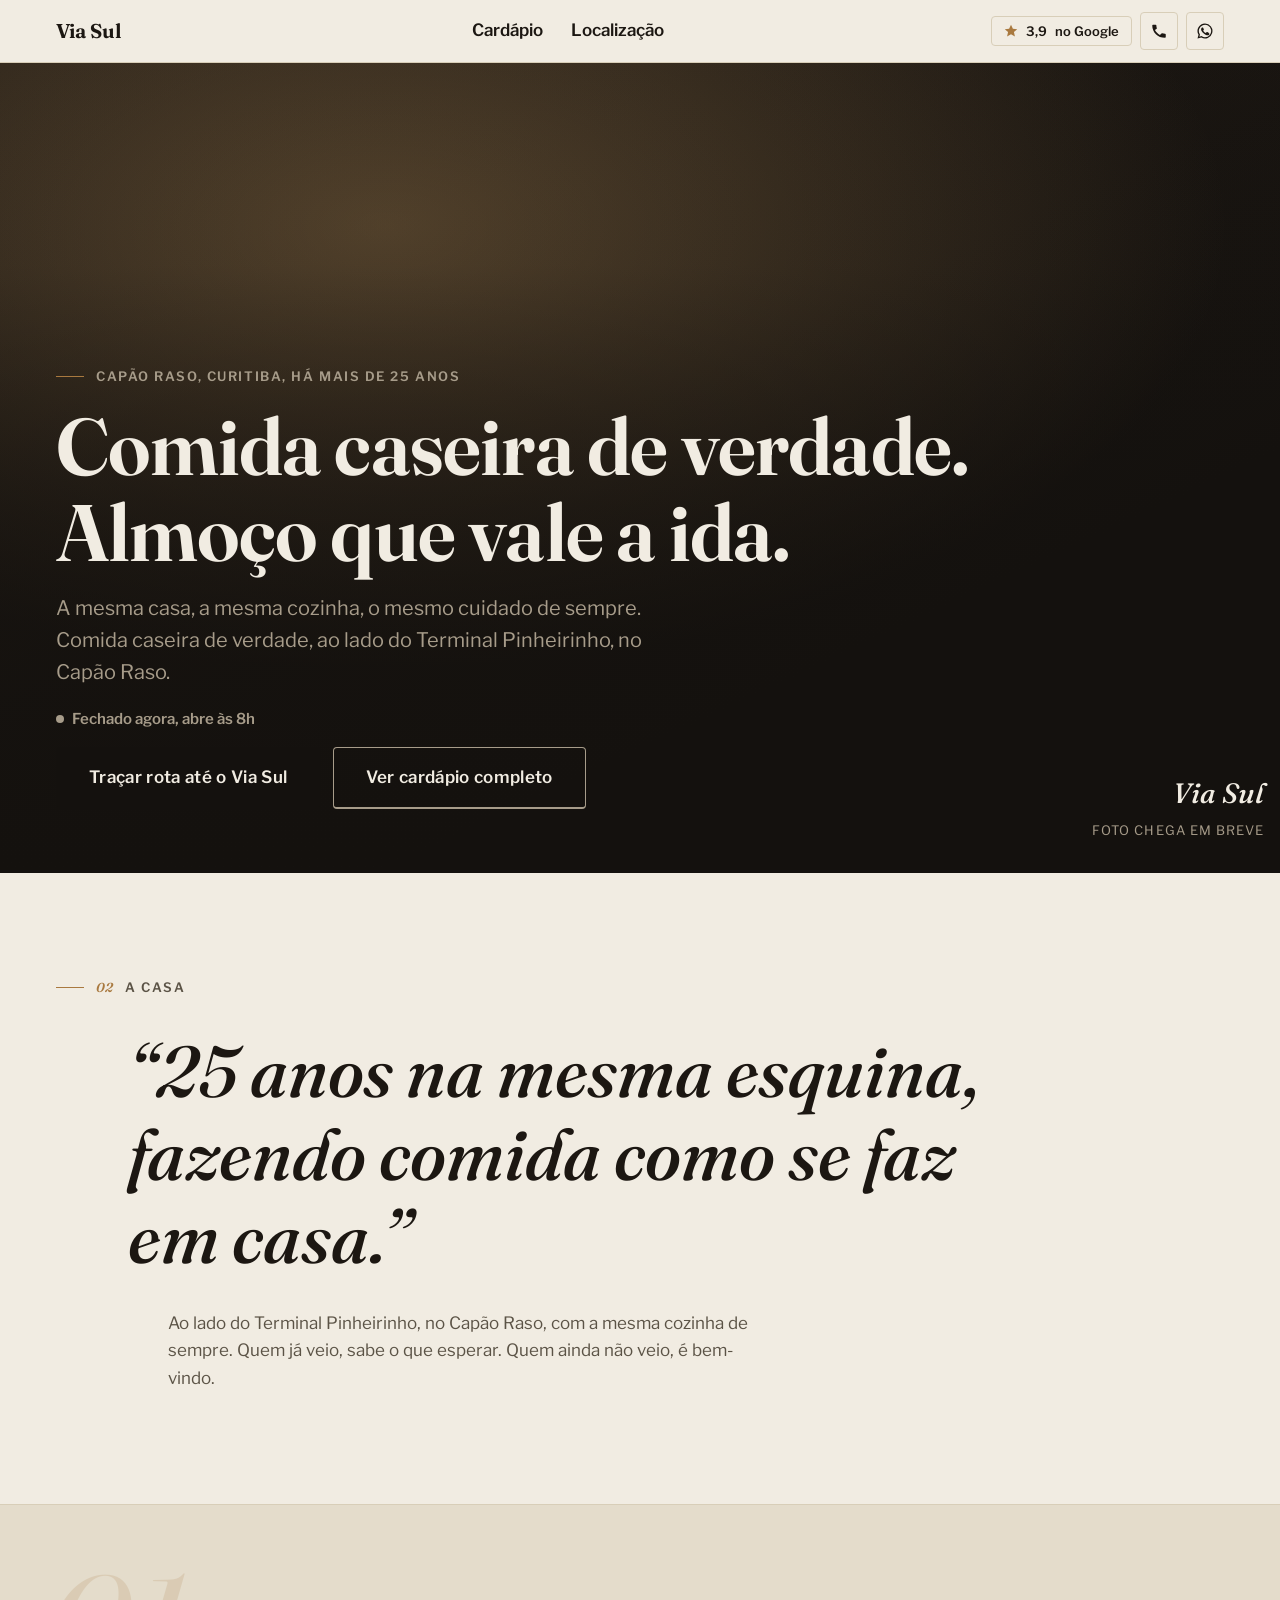
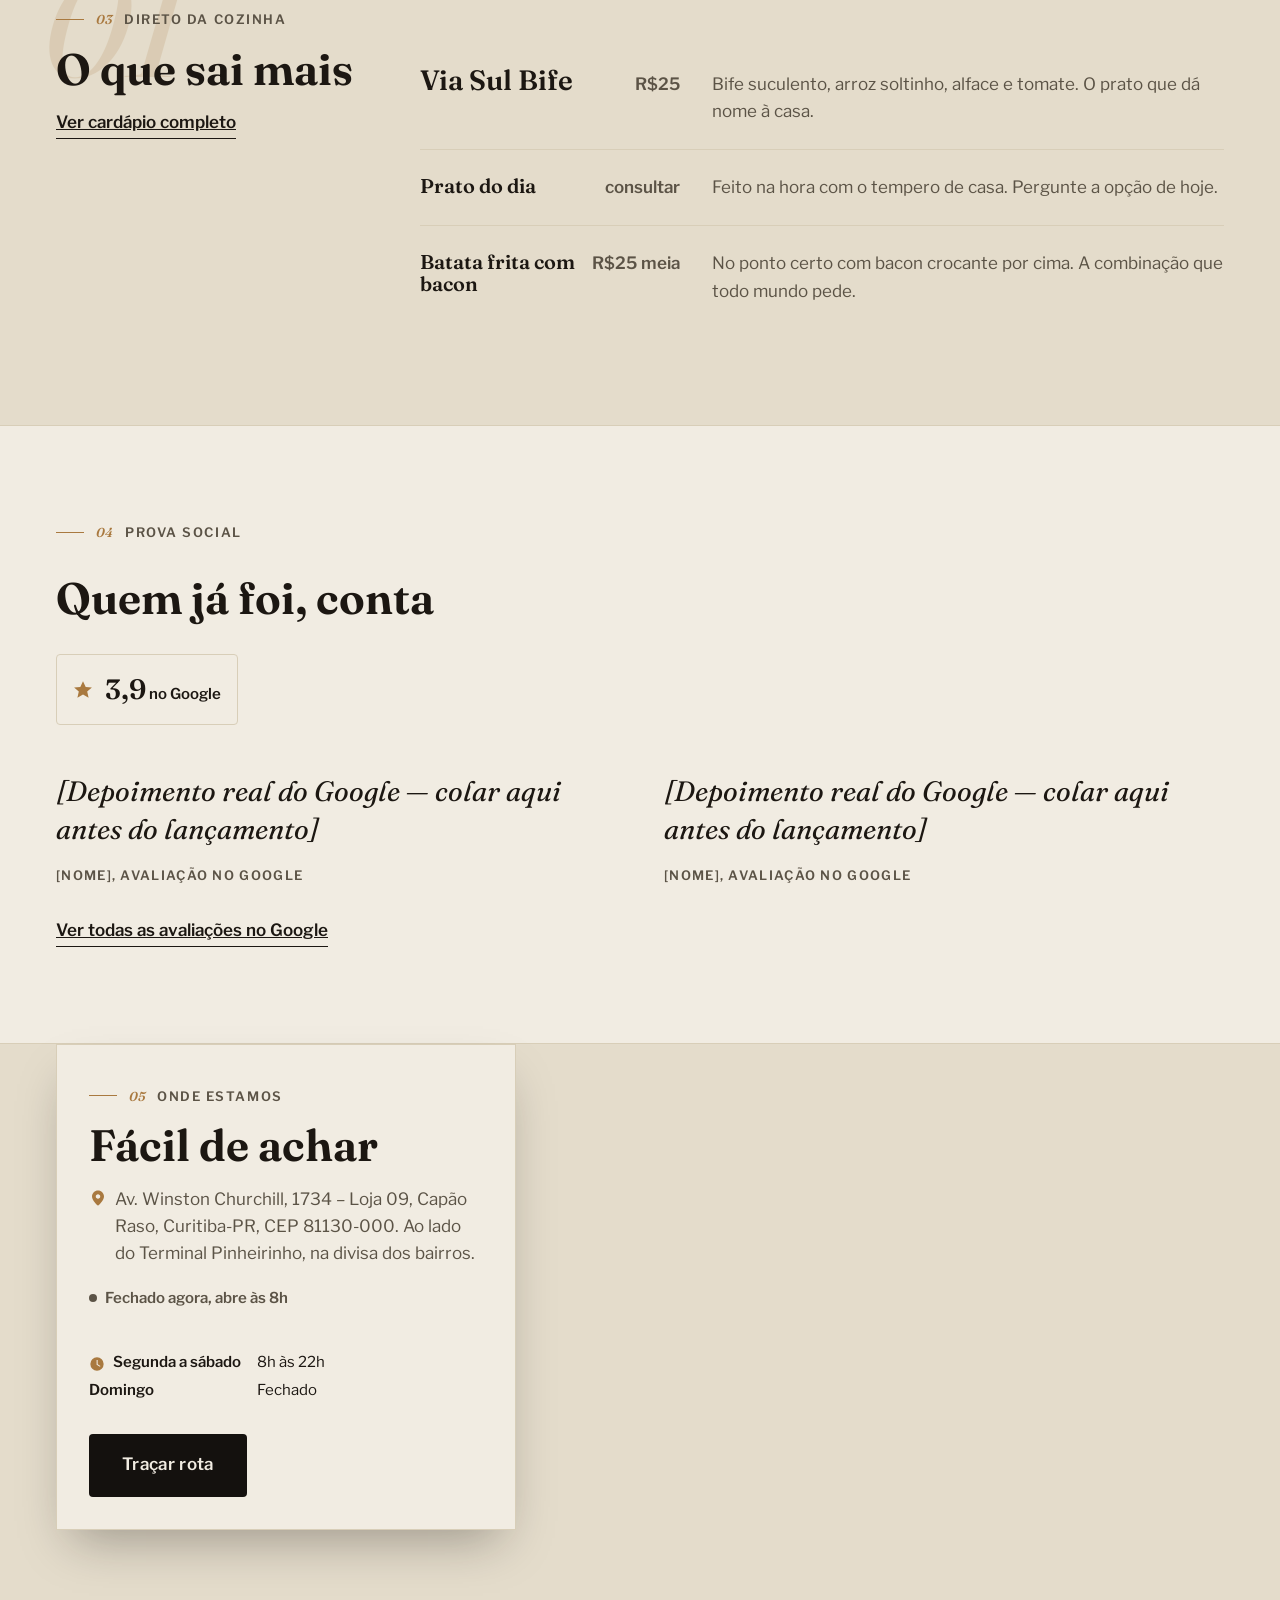
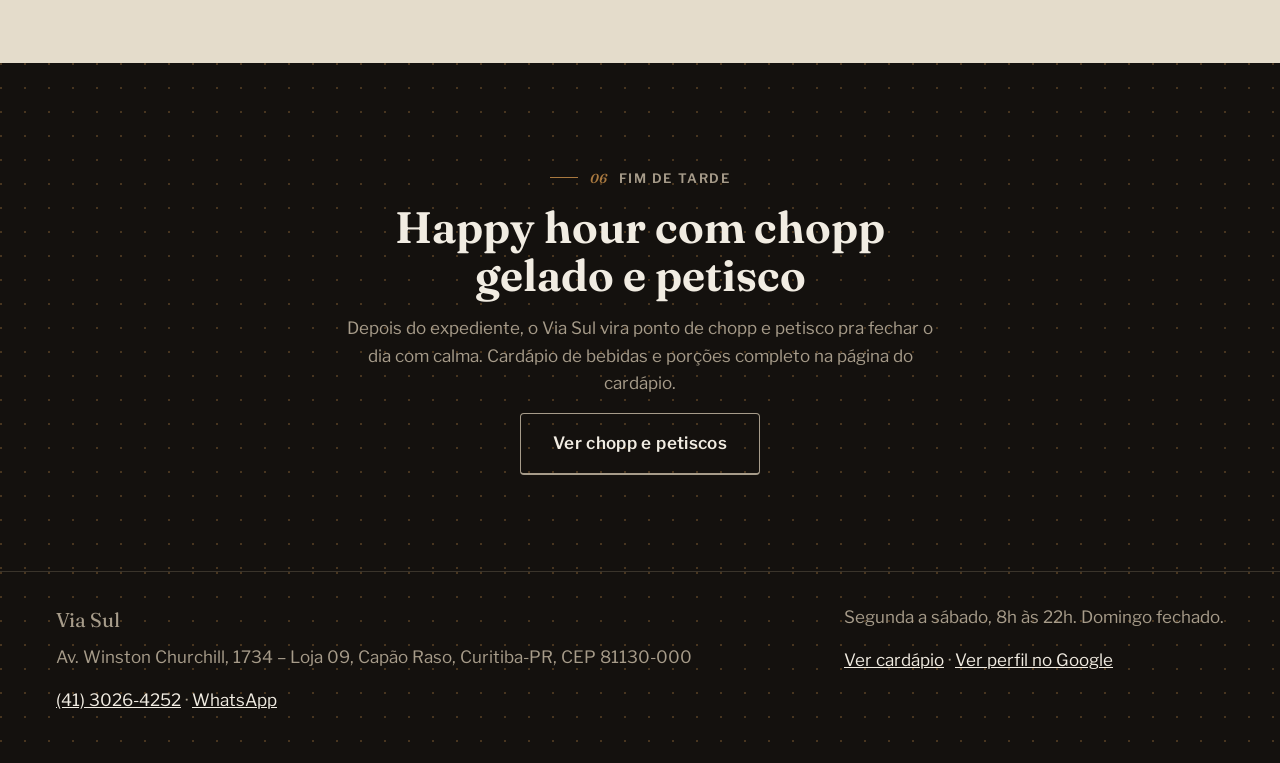
<file: index.html>
<!DOCTYPE html>
<html lang="pt-BR">
<head>
  <meta charset="UTF-8">
  <meta name="viewport" content="width=device-width, initial-scale=1.0">
  <title>Via Sul | Restaurante e Bar no Capão Raso, Curitiba</title>
  <meta name="description" content="Comida caseira de verdade no Capão Raso há mais de 25 anos. Almoço que vale a ida, happy hour com chopp e petisco. Ao lado do Terminal Pinheirinho.">
  <link rel="canonical" href="https://via-sul.com/">

  <link rel="preconnect" href="https://fonts.googleapis.com">
  <link rel="preconnect" href="https://fonts.gstatic.com" crossorigin>
  <link href="https://fonts.googleapis.com/css2?family=Fraunces:ital,opsz,wght@0,9..144,600;0,9..144,680;1,9..144,500&family=Libre+Franklin:wght@400;600;700&display=swap" rel="stylesheet">

  <link rel="stylesheet" href="/assets/css/style.css">
  <noscript><style>.reveal { opacity: 1 !important; transform: none !important; }</style></noscript>

  <script type="application/ld+json">
  {
    "@context": "https://schema.org",
    "@type": "Restaurant",
    "name": "Via Sul",
    "servesCuisine": "Comida caseira brasileira",
    "priceRange": "R$20-R$40",
    "telephone": "+554130264252",
    "address": {
      "@type": "PostalAddress",
      "streetAddress": "Av. Winston Churchill, 1734 - Loja 09",
      "addressLocality": "Curitiba",
      "addressRegion": "PR",
      "postalCode": "81130-000",
      "addressCountry": "BR"
    },
    "openingHoursSpecification": [
      {
        "@type": "OpeningHoursSpecification",
        "dayOfWeek": ["Monday","Tuesday","Wednesday","Thursday","Friday","Saturday"],
        "opens": "08:00",
        "closes": "22:00"
      }
    ]
  }
  </script>
</head>
<body>
  <a href="#main-content" class="skip-link">Pular para o conteúdo</a>

  <header class="site-header">
    <div class="container site-header__inner">
      <a href="/" class="logo">Via Sul</a>
      <nav aria-label="Navegação principal" class="main-nav">
        <a href="/cardapio/">Cardápio</a>
        <a href="#localizacao">Localização</a>
      </nav>
      <div class="header-contact">
        <a href="https://www.google.com/maps/search/?api=1&query=Via+Sul+Capão+Raso+Curitiba" target="_blank" rel="noopener noreferrer" class="rating-badge" data-rating-badge>
          <svg aria-hidden="true" viewBox="0 0 20 20" width="14" height="14"><path fill="currentColor" d="M10 1.2l2.7 5.7 6.2.6-4.7 4.1 1.4 6.1L10 14.6l-5.6 3.1 1.4-6.1-4.7-4.1 6.2-.6z"/></svg>
          <span data-rating-value>3,9</span> no Google
        </a>
        <a href="tel:+554130264252" class="header-contact__link" aria-label="Ligar para o Via Sul">
          <svg aria-hidden="true" viewBox="0 0 24 24" width="18" height="18"><path fill="currentColor" d="M6.6 10.8c1.4 2.8 3.8 5.2 6.6 6.6l2.2-2.2c.3-.3.7-.4 1-.2 1.1.4 2.3.6 3.6.6.6 0 1 .4 1 1V20c0 .6-.4 1-1 1C10.4 21 3 13.6 3 4.5c0-.6.4-1 1-1h3.5c.6 0 1 .4 1 1 0 1.3.2 2.5.6 3.6.1.4 0 .8-.2 1L6.6 10.8z"/></svg>
        </a>
        <a href="https://wa.me/554130264252?text=Ol%C3%A1!%20Vi%20o%20site%20do%20Via%20Sul%20e%20queria%20saber%20mais." class="header-contact__link" target="_blank" rel="noopener noreferrer" aria-label="Chamar o Via Sul no WhatsApp">
          <svg aria-hidden="true" viewBox="0 0 24 24" width="18" height="18"><path fill="currentColor" d="M12 2a10 10 0 0 0-8.6 15.1L2 22l5-1.3A10 10 0 1 0 12 2zm0 18.2a8.2 8.2 0 0 1-4.2-1.2l-.3-.2-3 .8.8-2.9-.2-.3A8.2 8.2 0 1 1 12 20.2zm4.5-6.1c-.2-.1-1.4-.7-1.7-.8-.2-.1-.4-.1-.6.1-.2.2-.7.8-.8 1-.2.2-.3.2-.5.1-.2-.1-1-.4-1.9-1.2-.7-.6-1.2-1.4-1.3-1.6-.2-.2 0-.4.1-.5.1-.1.2-.3.4-.4.1-.2.2-.3.2-.5.1-.2 0-.4 0-.5 0-.1-.6-1.5-.9-2-.2-.5-.5-.4-.6-.4h-.5c-.2 0-.5.1-.7.3-.2.2-.9.9-.9 2.2s1 2.6 1.1 2.8c.1.2 2 3 4.8 4.3.7.3 1.2.5 1.6.6.7.2 1.3.2 1.8.1.5-.1 1.4-.6 1.6-1.1.2-.5.2-1 .1-1.1-.1-.1-.2-.2-.4-.3z"/></svg>
        </a>
      </div>
    </div>
  </header>

  <main id="main-content" tabindex="-1">

    <section class="hero">
      <div class="hero__photo" role="img" aria-label="Foto do Via Sul, chega em breve">
        <span class="hero__photo-caption">
          <strong>Via Sul</strong>
          <span>foto chega em breve</span>
        </span>
        <div class="hero__scrim"></div>
      </div>
      <div class="container hero__content">
        <p class="eyebrow eyebrow--on-ink">Capão Raso, Curitiba, há mais de 25 anos</p>
        <h1>Comida caseira de verdade. Almoço que vale a ida.</h1>
        <p class="hero__lead">A mesma casa, a mesma cozinha, o mesmo cuidado de sempre. Comida caseira de verdade, ao lado do Terminal Pinheirinho, no Capão Raso.</p>
        <p class="open-status open-status--on-ink" data-open-status>&nbsp;</p>
        <div class="hero__actions">
          <a href="https://www.google.com/maps/dir/?api=1&destination=Via+Sul+Capão+Raso+Curitiba" target="_blank" rel="noopener noreferrer" class="btn btn-primary" onclick="if(window.gtag)gtag('event','cta_click',{event_category:'cta',event_label:'hero_rota'})">
            Traçar rota até o Via Sul
          </a>
          <a href="/cardapio/" class="btn btn-secondary btn-on-ink" onclick="if(window.gtag)gtag('event','cta_click',{event_category:'cta',event_label:'hero_cardapio'})">
            Ver cardápio completo
          </a>
        </div>
      </div>
    </section>

    <section class="proposta reveal">
      <div class="container">
        <p class="eyebrow"><span class="eyebrow__num">02</span> A casa</p>
      </div>
      <blockquote class="proposta__quote">
        <q>25 anos na mesma esquina, fazendo comida como se faz em casa.</q>
      </blockquote>
      <div class="container">
        <p class="proposta__support">Ao lado do Terminal Pinheirinho, no Capão Raso, com a mesma
          cozinha de sempre. Quem já veio, sabe o que esperar. Quem ainda não veio, é bem-vindo.</p>
      </div>
    </section>

    <section class="cardapio-destaque reveal" id="cardapio-destaque">
      <div class="container cardapio-destaque__grid">
        <div class="cardapio-destaque__intro">
          <span class="cardapio-destaque__mark" aria-hidden="true">01</span>
          <p class="eyebrow"><span class="eyebrow__num">03</span> Direto da cozinha</p>
          <h2>O que sai mais</h2>
          <a href="/cardapio/" class="link-inline" onclick="if(window.gtag)gtag('event','cta_click',{event_category:'cta',event_label:'destaque_cardapio_head'})">
            Ver cardápio completo
          </a>
        </div>
        <div class="prato-list">
          <article class="prato-item prato-item--hero">
            <div class="prato-item__head">
              <h3>Via Sul Bife</h3>
              <span class="item__preco">R$25</span>
            </div>
            <p>Bife suculento, arroz soltinho, alface e tomate. O prato que dá nome à casa.</p>
          </article>
          <article class="prato-item">
            <div class="prato-item__head">
              <h3>Prato do dia</h3>
              <span class="item__preco">consultar</span>
            </div>
            <p>Feito na hora com o tempero de casa. Pergunte a opção de hoje.</p>
          </article>
          <article class="prato-item">
            <div class="prato-item__head">
              <h3>Batata frita com bacon</h3>
              <span class="item__preco">R$25 meia</span>
            </div>
            <p>No ponto certo com bacon crocante por cima. A combinação que todo mundo pede.</p>
          </article>
        </div>
      </div>
    </section>

    <section class="prova-social reveal">
      <div class="container">
        <div class="prova-social__head">
          <p class="eyebrow"><span class="eyebrow__num">04</span> Prova social</p>
          <h2>Quem já foi, conta</h2>
          <a href="https://www.google.com/maps/search/?api=1&query=Via+Sul+Capão+Raso+Curitiba" target="_blank" rel="noopener noreferrer" class="rating-badge rating-badge--large">
            <svg aria-hidden="true" viewBox="0 0 20 20" width="20" height="20"><path fill="currentColor" d="M10 1.2l2.7 5.7 6.2.6-4.7 4.1 1.4 6.1L10 14.6l-5.6 3.1 1.4-6.1-4.7-4.1 6.2-.6z"/></svg>
            <span><strong data-rating-value>3,9</strong> no Google<span data-review-count></span></span>
          </a>
        </div>
        <div class="review-grid" data-review-grid>
          <blockquote class="review-card" data-review-slot="0">
            <q data-review-text>[Depoimento real do Google — colar aqui antes do lançamento]</q>
            <cite data-review-author>[Nome], avaliação no Google</cite>
          </blockquote>
          <blockquote class="review-card" data-review-slot="1">
            <q data-review-text>[Depoimento real do Google — colar aqui antes do lançamento]</q>
            <cite data-review-author>[Nome], avaliação no Google</cite>
          </blockquote>
        </div>
        <a href="https://www.google.com/maps/search/?api=1&query=Via+Sul+Capão+Raso+Curitiba" target="_blank" rel="noopener noreferrer" class="link-inline prova-social__cta">
          Ver todas as avaliações no Google
        </a>
      </div>
    </section>

    <section class="localizacao reveal" id="localizacao">
      <iframe
        class="mapa-embed"
        src="https://www.google.com/maps?q=Av.+Winston+Churchill,+1734,+Cap%C3%A3o+Raso,+Curitiba-PR&output=embed"
        title="Mapa de localização do Via Sul no Capão Raso"
        loading="lazy"
        referrerpolicy="no-referrer-when-downgrade">
      </iframe>
      <div class="container localizacao__container">
        <div class="localizacao__card">
          <p class="eyebrow"><span class="eyebrow__num">05</span> Onde estamos</p>
          <h2>Fácil de achar</h2>
          <p class="localizacao__row">
            <svg class="localizacao__icon" aria-hidden="true" viewBox="0 0 24 24" width="18" height="18"><path fill="currentColor" d="M12 2C7.6 2 4 5.6 4 10c0 5.4 7 11.5 7.3 11.7.2.2.5.3.7.3s.5-.1.7-.3C13 21.5 20 15.4 20 10c0-4.4-3.6-8-8-8zm0 11c-1.7 0-3-1.3-3-3s1.3-3 3-3 3 1.3 3 3-1.3 3-3 3z"/></svg>
            Av. Winston Churchill, 1734 – Loja 09, Capão Raso, Curitiba-PR, CEP 81130-000.
            Ao lado do Terminal Pinheirinho, na divisa dos bairros.
          </p>
          <p class="open-status" data-open-status>&nbsp;</p>
          <dl class="horario">
            <dt><svg class="localizacao__icon" aria-hidden="true" viewBox="0 0 24 24" width="16" height="16"><path fill="currentColor" d="M12 2a10 10 0 1 0 0 20 10 10 0 0 0 0-20zm1 10.4 4.2 2.5-.8 1.3-5-3V6h1.6v6.4z"/></svg> Segunda a sábado</dt>
            <dd>8h às 22h</dd>
            <dt>Domingo</dt>
            <dd>Fechado</dd>
          </dl>
          <a href="https://www.google.com/maps/dir/?api=1&destination=Via+Sul+Capão+Raso+Curitiba" target="_blank" rel="noopener noreferrer" class="btn btn-primary" onclick="if(window.gtag)gtag('event','cta_click',{event_category:'cta',event_label:'localizacao_rota'})">
            Traçar rota
          </a>
        </div>
      </div>
    </section>

    <section class="happy-hour reveal">
      <div class="container">
        <p class="eyebrow eyebrow--on-ink"><span class="eyebrow__num">06</span> Fim de tarde</p>
        <h2>Happy hour com chopp gelado e petisco</h2>
        <p>Depois do expediente, o Via Sul vira ponto de chopp e petisco pra fechar o dia com
          calma. Cardápio de bebidas e porções completo na página do cardápio.</p>
        <a href="/cardapio/#chopp" class="btn btn-secondary btn-on-ink">Ver chopp e petiscos</a>
      </div>
    </section>

  </main>

  <footer class="site-footer">
    <div class="container footer__inner">
      <div>
        <p class="footer__brand">Via Sul</p>
        <p>Av. Winston Churchill, 1734 – Loja 09, Capão Raso, Curitiba-PR, CEP 81130-000</p>
        <p><a href="tel:+554130264252">(41) 3026-4252</a> · <a href="https://wa.me/554130264252" target="_blank" rel="noopener noreferrer">WhatsApp</a></p>
      </div>
      <div>
        <p>Segunda a sábado, 8h às 22h. Domingo fechado.</p>
        <p><a href="/cardapio/">Ver cardápio</a> · <a href="https://www.google.com/maps/search/?api=1&query=Via+Sul+Capão+Raso+Curitiba" target="_blank" rel="noopener noreferrer">Ver perfil no Google</a></p>
      </div>
    </div>
  </footer>

  <div class="contact-bar" role="region" aria-label="Contato rápido">
    <a href="https://wa.me/554130264252?text=Ol%C3%A1!%20Vi%20o%20site%20do%20Via%20Sul%20e%20queria%20saber%20mais." target="_blank" rel="noopener noreferrer" class="contact-bar__btn" onclick="if(window.gtag)gtag('event','whatsapp_click',{event_category:'cta',event_label:'barra_fixa'})">
      <svg aria-hidden="true" viewBox="0 0 24 24" width="18" height="18"><path fill="currentColor" d="M12 2a10 10 0 0 0-8.6 15.1L2 22l5-1.3A10 10 0 1 0 12 2zm0 18.2a8.2 8.2 0 0 1-4.2-1.2l-.3-.2-3 .8.8-2.9-.2-.3A8.2 8.2 0 1 1 12 20.2zm4.5-6.1c-.2-.1-1.4-.7-1.7-.8-.2-.1-.4-.1-.6.1-.2.2-.7.8-.8 1-.2.2-.3.2-.5.1-.2-.1-1-.4-1.9-1.2-.7-.6-1.2-1.4-1.3-1.6-.2-.2 0-.4.1-.5.1-.1.2-.3.4-.4.1-.2.2-.3.2-.5.1-.2 0-.4 0-.5 0-.1-.6-1.5-.9-2-.2-.5-.5-.4-.6-.4h-.5c-.2 0-.5.1-.7.3-.2.2-.9.9-.9 2.2s1 2.6 1.1 2.8c.1.2 2 3 4.8 4.3.7.3 1.2.5 1.6.6.7.2 1.3.2 1.8.1.5-.1 1.4-.6 1.6-1.1.2-.5.2-1 .1-1.1-.1-.1-.2-.2-.4-.3z"/></svg>
      WhatsApp
    </a>
    <a href="tel:+554130264252" class="contact-bar__btn" onclick="if(window.gtag)gtag('event','phone_click',{event_category:'cta',event_label:'barra_fixa'})">
      <svg aria-hidden="true" viewBox="0 0 24 24" width="18" height="18"><path fill="currentColor" d="M6.6 10.8c1.4 2.8 3.8 5.2 6.6 6.6l2.2-2.2c.3-.3.7-.4 1-.2 1.1.4 2.3.6 3.6.6.6 0 1 .4 1 1V20c0 .6-.4 1-1 1C10.4 21 3 13.6 3 4.5c0-.6.4-1 1-1h3.5c.6 0 1 .4 1 1 0 1.3.2 2.5.6 3.6.1.4 0 .8-.2 1L6.6 10.8z"/></svg>
      Ligar
    </a>
  </div>

  <script src="/assets/js/google-config.js"></script>
  <script src="/assets/js/main.js"></script>
</body>
</html>
</file>
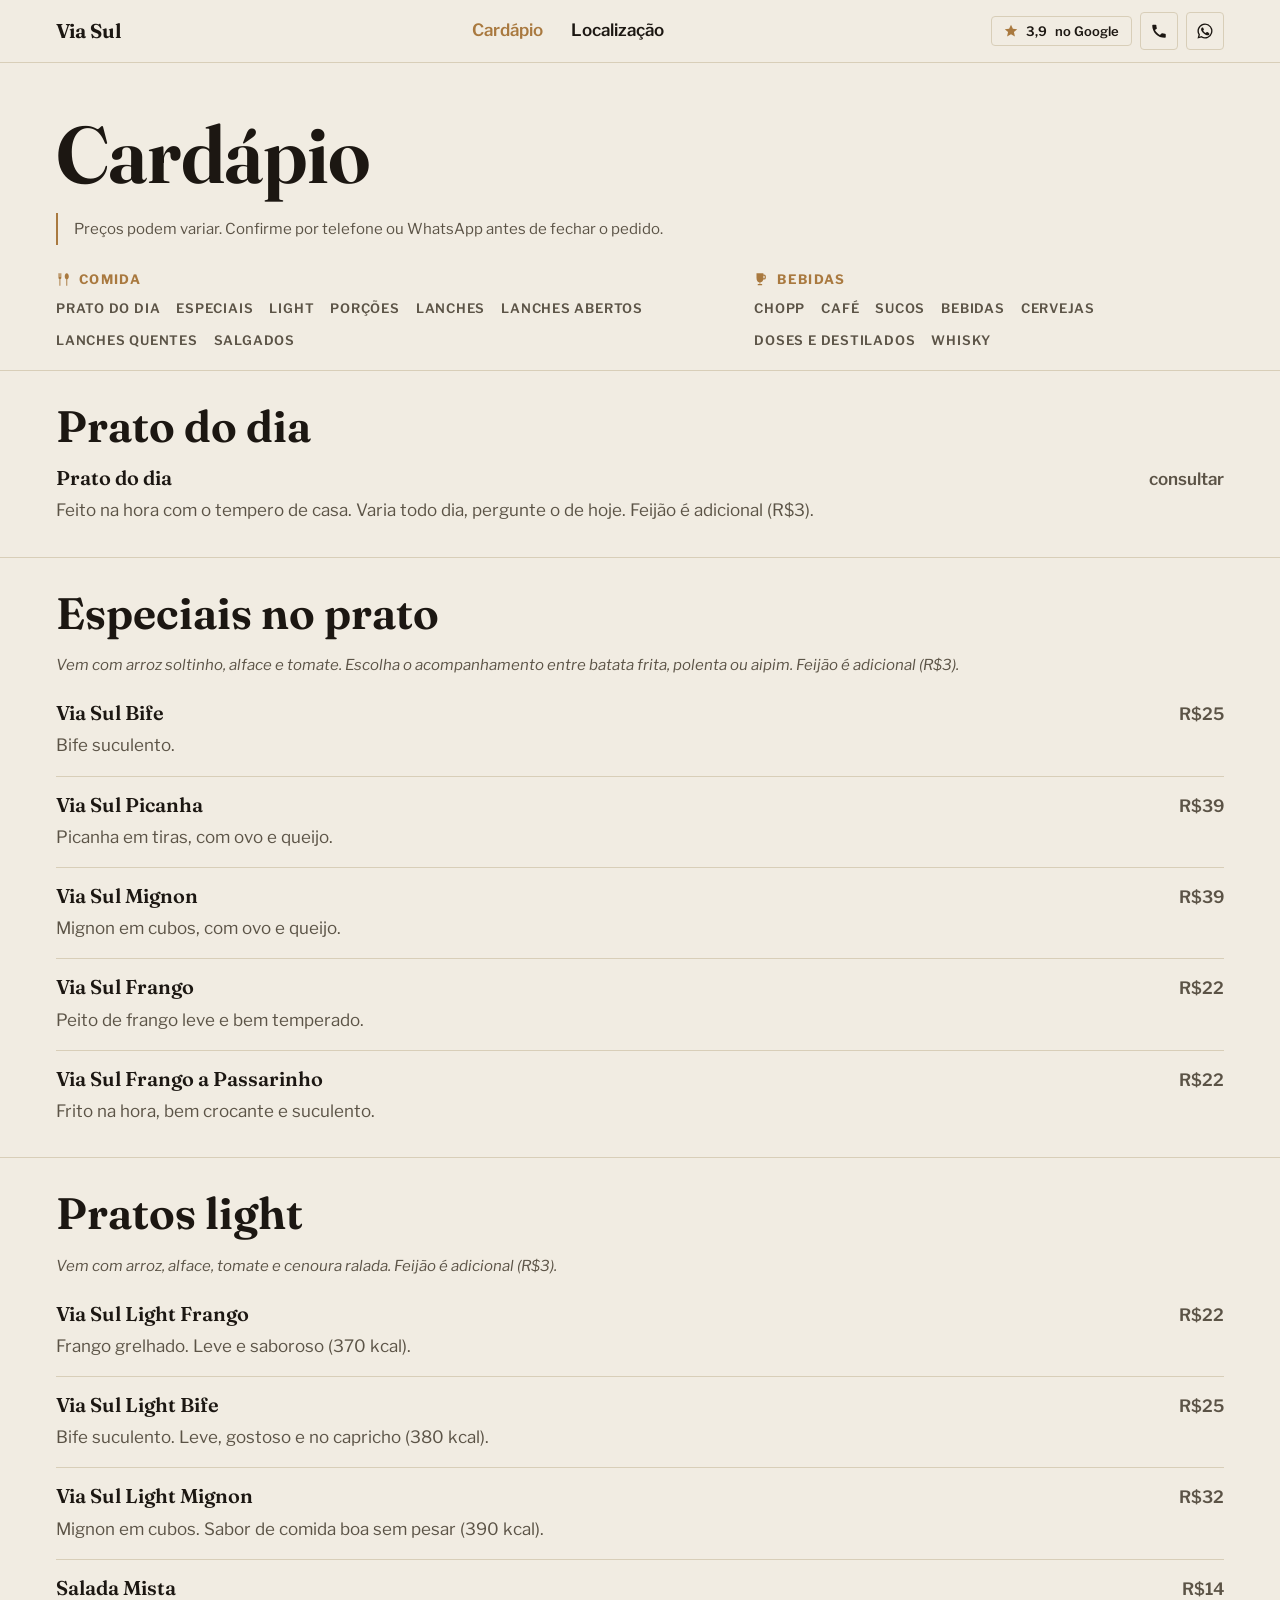
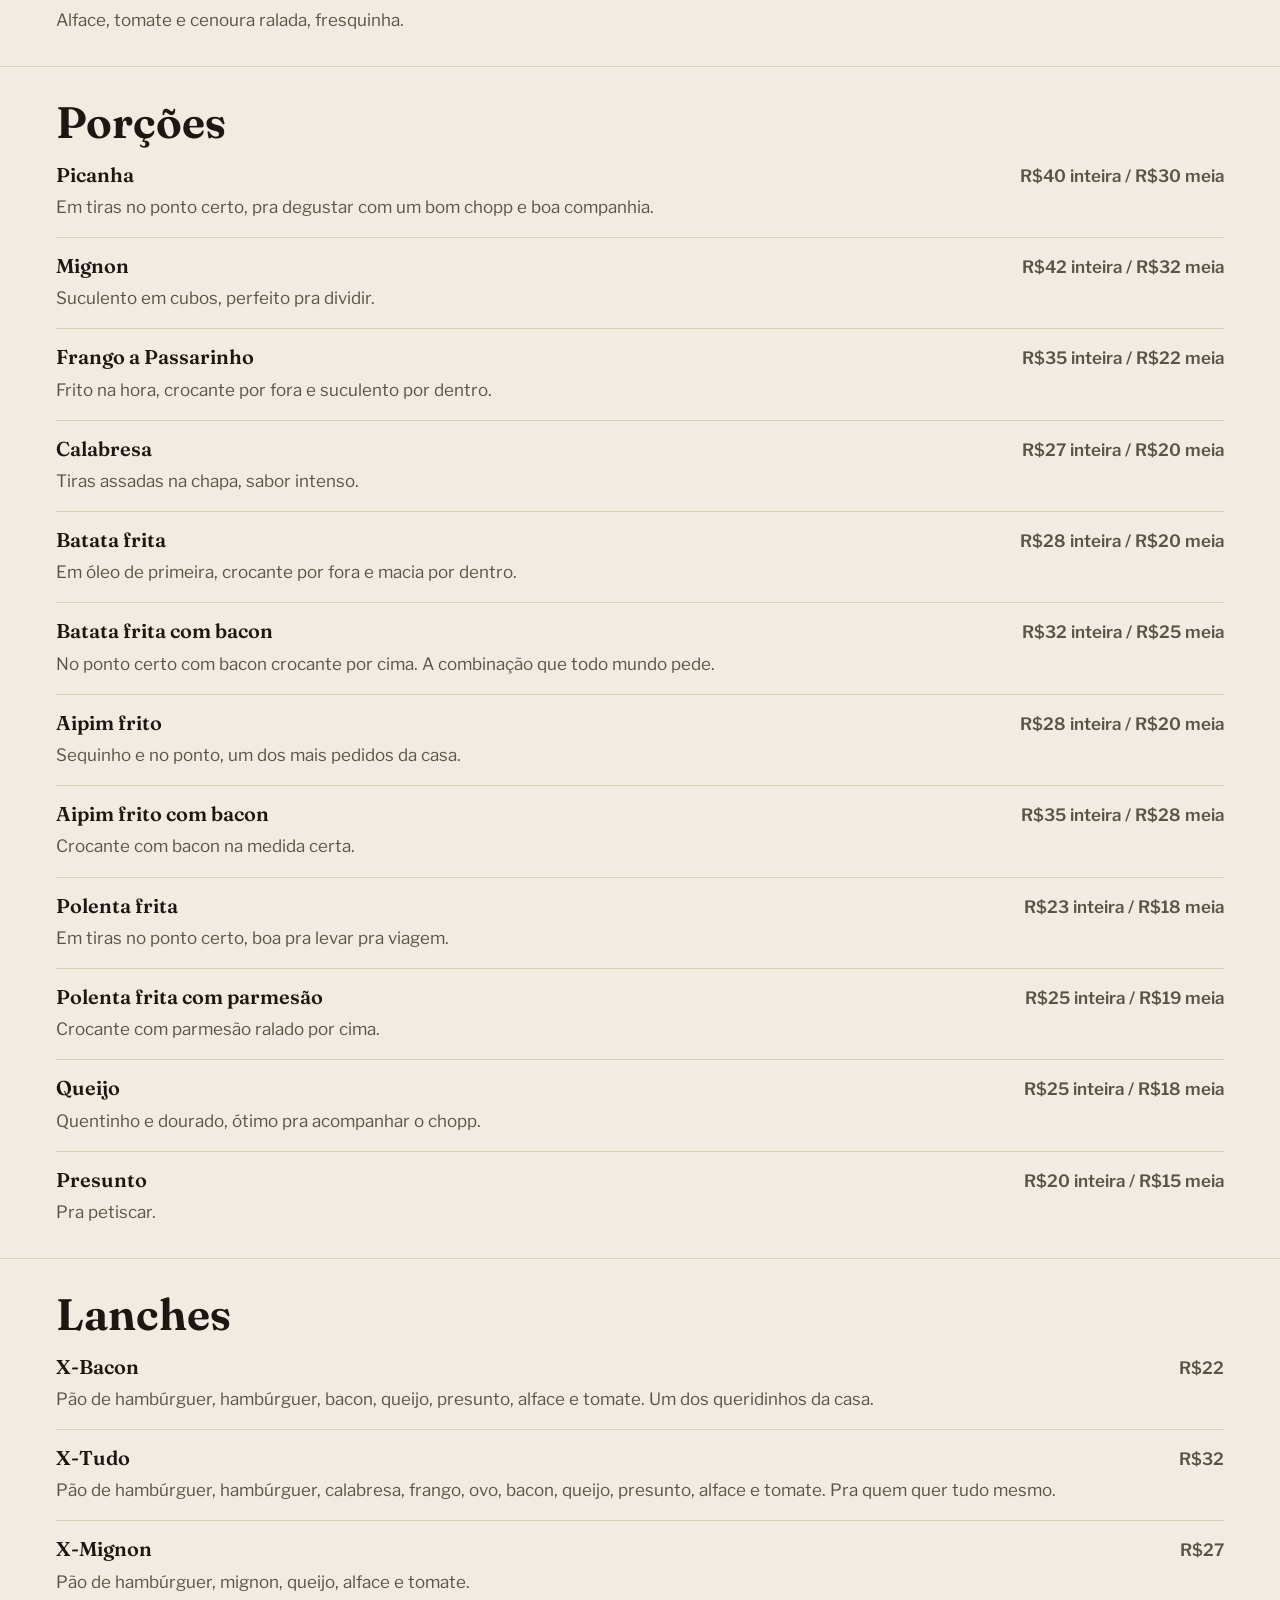
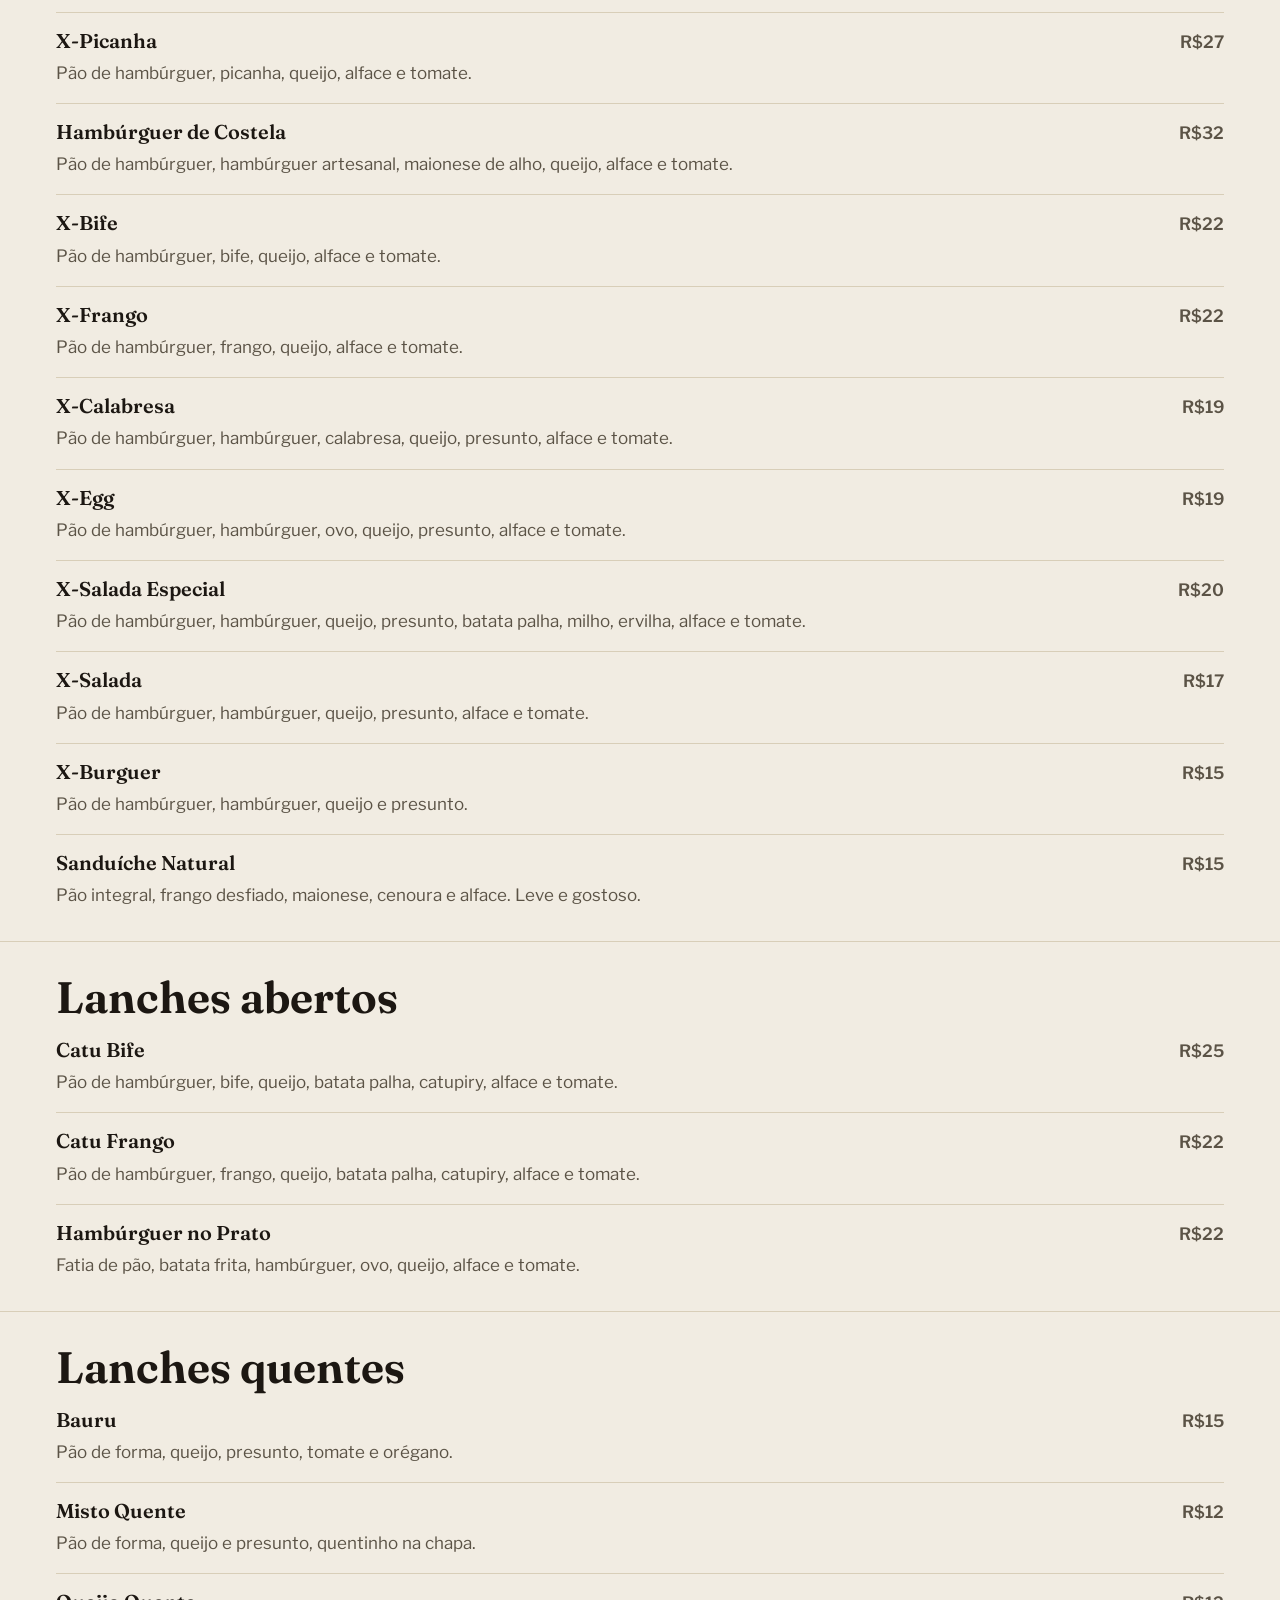
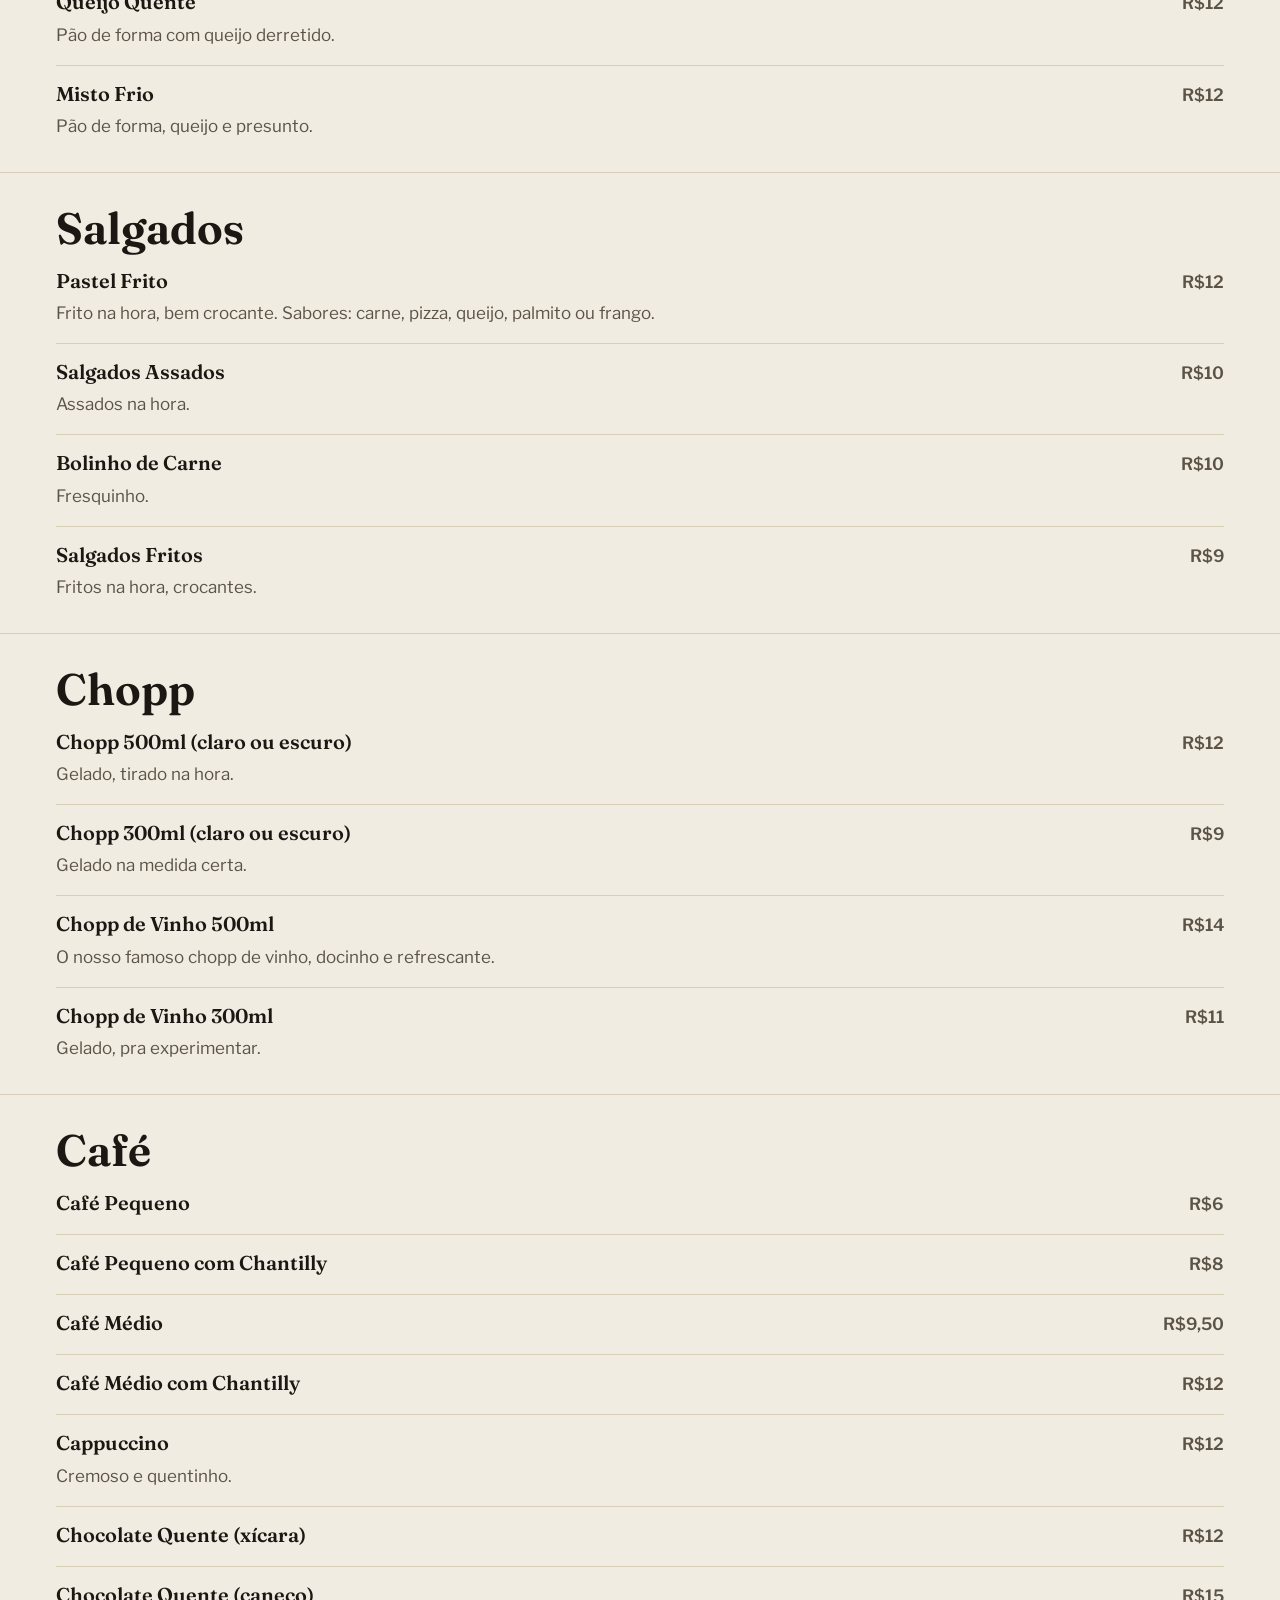
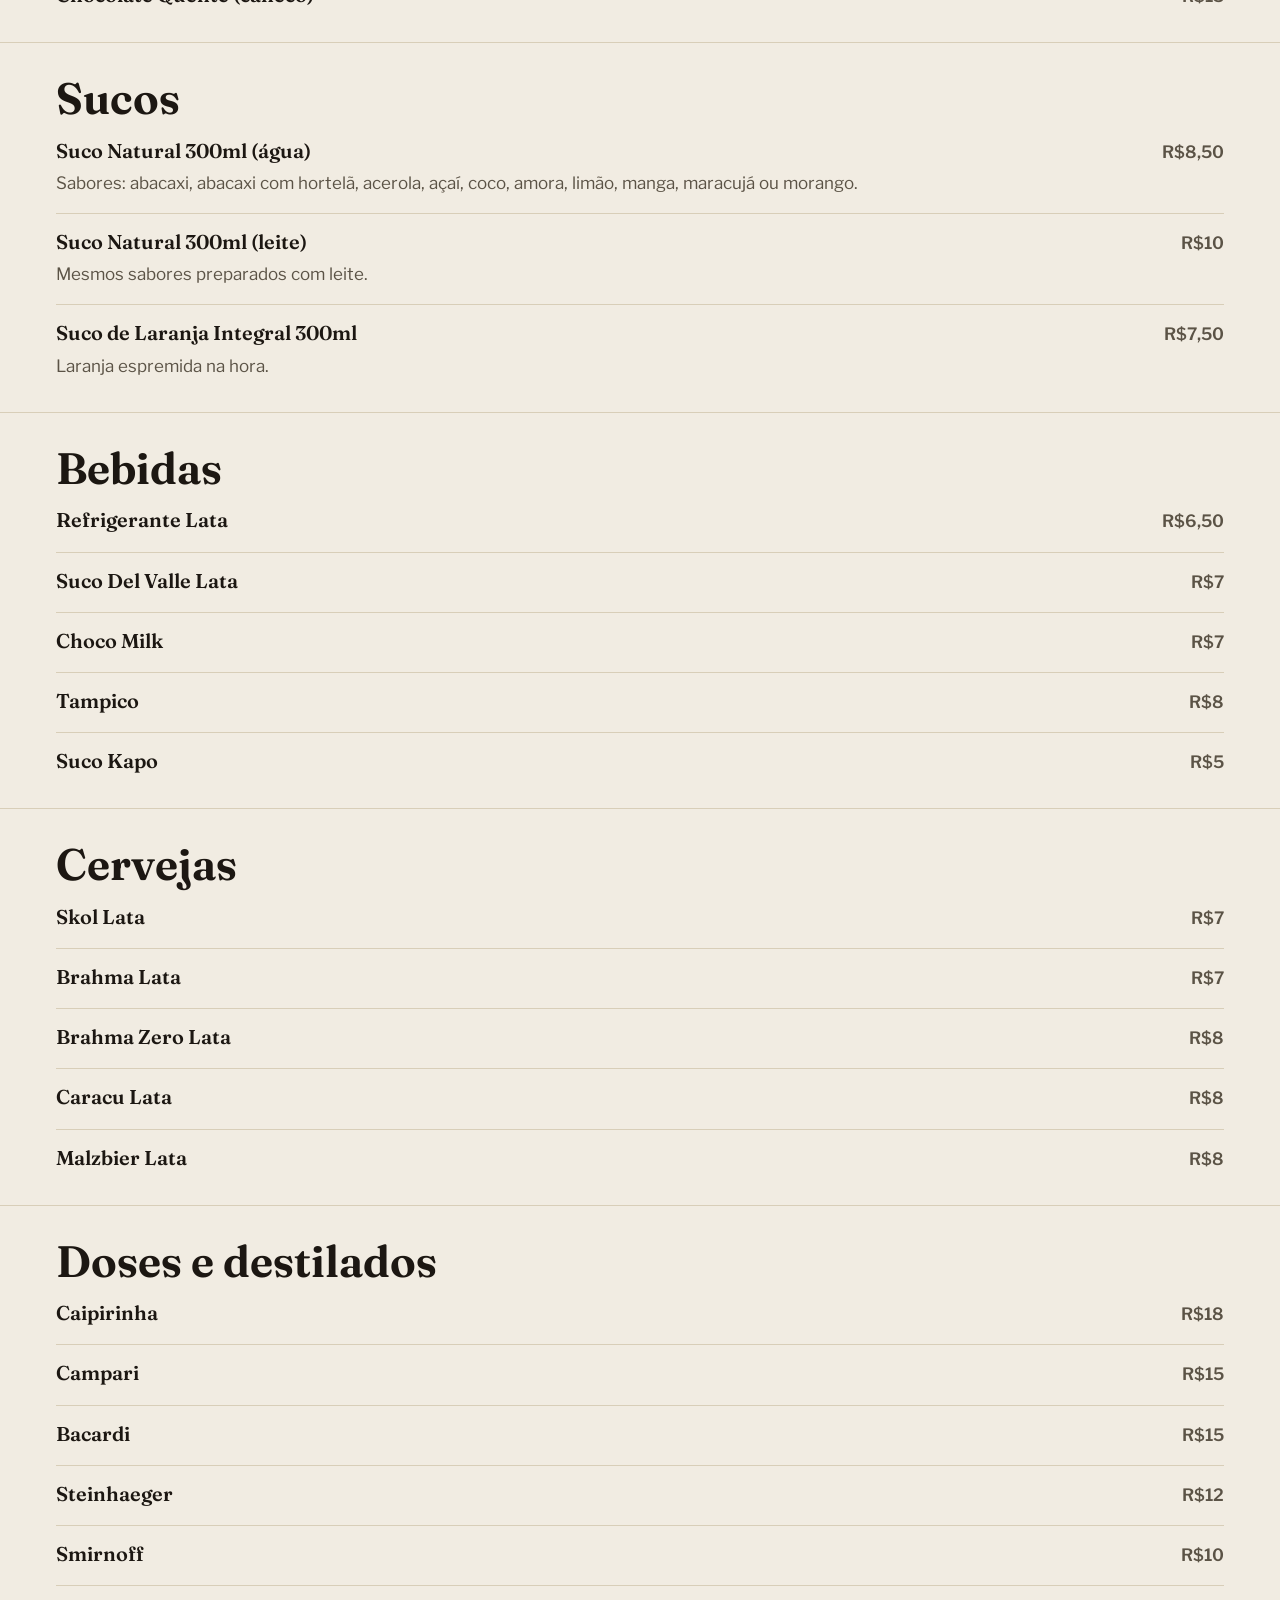
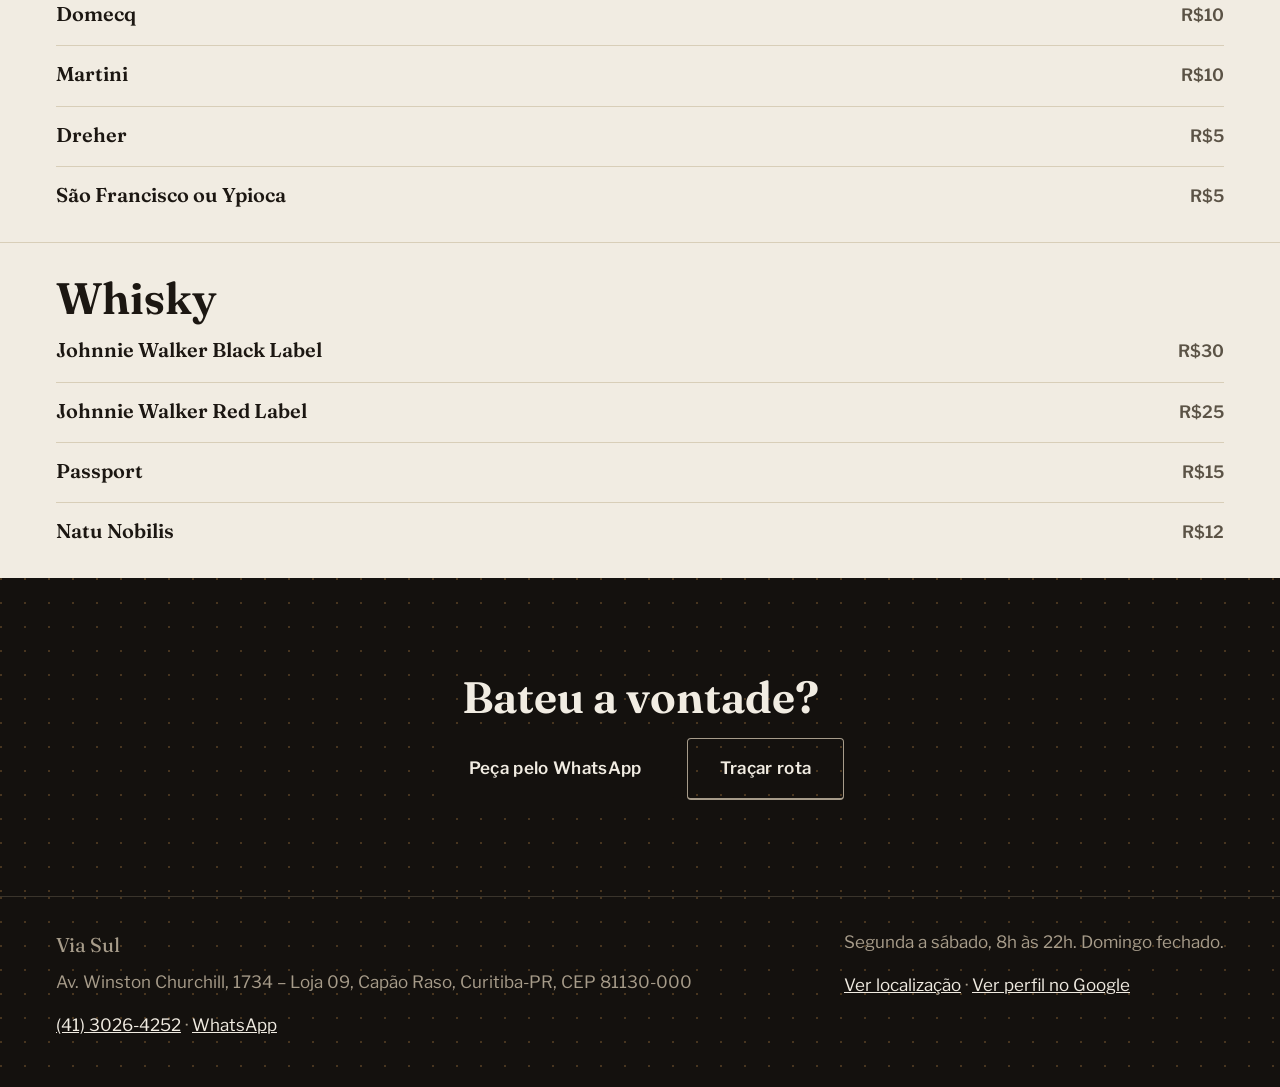
<file: cardapio/index.html>
<!DOCTYPE html>
<html lang="pt-BR">
<head>
  <meta charset="UTF-8">
  <meta name="viewport" content="width=device-width, initial-scale=1.0">
  <title>Cardápio | Via Sul — Capão Raso, Curitiba</title>
  <meta name="description" content="Cardápio completo do Via Sul: pratos, porções, lanches, chopp e bebidas no Capão Raso, Curitiba. Peça pelo WhatsApp ou por telefone.">
  <link rel="canonical" href="https://via-sul.com/cardapio/">

  <link rel="preconnect" href="https://fonts.googleapis.com">
  <link rel="preconnect" href="https://fonts.gstatic.com" crossorigin>
  <link href="https://fonts.googleapis.com/css2?family=Fraunces:ital,opsz,wght@0,9..144,600;0,9..144,680;1,9..144,500&family=Libre+Franklin:wght@400;600;700&display=swap" rel="stylesheet">

  <link rel="stylesheet" href="/assets/css/style.css">
  <noscript><style>.reveal { opacity: 1 !important; transform: none !important; }</style></noscript>
</head>
<body>
  <a href="#main-content" class="skip-link">Pular para o conteúdo</a>

  <header class="site-header">
    <div class="container site-header__inner">
      <a href="/" class="logo">Via Sul</a>
      <nav aria-label="Navegação principal" class="main-nav">
        <a href="/cardapio/" aria-current="page">Cardápio</a>
        <a href="/#localizacao">Localização</a>
      </nav>
      <div class="header-contact">
        <a href="https://www.google.com/maps/search/?api=1&query=Via+Sul+Capão+Raso+Curitiba" target="_blank" rel="noopener noreferrer" class="rating-badge" data-rating-badge>
          <svg aria-hidden="true" viewBox="0 0 20 20" width="14" height="14"><path fill="currentColor" d="M10 1.2l2.7 5.7 6.2.6-4.7 4.1 1.4 6.1L10 14.6l-5.6 3.1 1.4-6.1-4.7-4.1 6.2-.6z"/></svg>
          <span data-rating-value>3,9</span> no Google
        </a>
        <a href="tel:+554130264252" class="header-contact__link" aria-label="Ligar para o Via Sul">
          <svg aria-hidden="true" viewBox="0 0 24 24" width="18" height="18"><path fill="currentColor" d="M6.6 10.8c1.4 2.8 3.8 5.2 6.6 6.6l2.2-2.2c.3-.3.7-.4 1-.2 1.1.4 2.3.6 3.6.6.6 0 1 .4 1 1V20c0 .6-.4 1-1 1C10.4 21 3 13.6 3 4.5c0-.6.4-1 1-1h3.5c.6 0 1 .4 1 1 0 1.3.2 2.5.6 3.6.1.4 0 .8-.2 1L6.6 10.8z"/></svg>
        </a>
        <a href="https://wa.me/554130264252?text=Ol%C3%A1!%20Vi%20o%20card%C3%A1pio%20do%20Via%20Sul%20e%20queria%20fazer%20um%20pedido." class="header-contact__link" target="_blank" rel="noopener noreferrer" aria-label="Chamar o Via Sul no WhatsApp">
          <svg aria-hidden="true" viewBox="0 0 24 24" width="18" height="18"><path fill="currentColor" d="M12 2a10 10 0 0 0-8.6 15.1L2 22l5-1.3A10 10 0 1 0 12 2zm0 18.2a8.2 8.2 0 0 1-4.2-1.2l-.3-.2-3 .8.8-2.9-.2-.3A8.2 8.2 0 1 1 12 20.2zm4.5-6.1c-.2-.1-1.4-.7-1.7-.8-.2-.1-.4-.1-.6.1-.2.2-.7.8-.8 1-.2.2-.3.2-.5.1-.2-.1-1-.4-1.9-1.2-.7-.6-1.2-1.4-1.3-1.6-.2-.2 0-.4.1-.5.1-.1.2-.3.4-.4.1-.2.2-.3.2-.5.1-.2 0-.4 0-.5 0-.1-.6-1.5-.9-2-.2-.5-.5-.4-.6-.4h-.5c-.2 0-.5.1-.7.3-.2.2-.9.9-.9 2.2s1 2.6 1.1 2.8c.1.2 2 3 4.8 4.3.7.3 1.2.5 1.6.6.7.2 1.3.2 1.8.1.5-.1 1.4-.6 1.6-1.1.2-.5.2-1 .1-1.1-.1-.1-.2-.2-.4-.3z"/></svg>
        </a>
      </div>
    </div>
  </header>

  <main id="main-content" tabindex="-1">

    <section class="cardapio-header reveal">
      <div class="container">
        <h1>Cardápio</h1>
        <p class="cardapio-nota">
          Preços podem variar. Confirme por telefone ou WhatsApp antes de fechar o pedido.
        </p>
        <nav aria-label="Categorias do cardápio" class="cardapio-jumpnav">
          <div class="cardapio-jumpnav__group">
            <p class="cardapio-jumpnav__label">
              <svg aria-hidden="true" viewBox="0 0 24 24" width="15" height="15"><path fill="currentColor" d="M8.5 2v7.5a1.5 1.5 0 0 1-1.5 1.5v11H5.5V11A1.5 1.5 0 0 1 4 9.5V2h1v6h.5V2h1v6H7V2h1.5zM17 2c-1.7 0-3 2.2-3 5 0 2.2 1 4 2.5 4.7V22H18V11.7c1.5-.7 2.5-2.5 2.5-4.7 0-2.8-1.3-5-3.5-5z"/></svg>
              Comida
            </p>
            <div class="cardapio-jumpnav__links">
              <a href="#prato-do-dia">Prato do dia</a>
              <a href="#especiais">Especiais</a>
              <a href="#light">Light</a>
              <a href="#porcoes">Porções</a>
              <a href="#lanches">Lanches</a>
              <a href="#lanches-abertos">Lanches abertos</a>
              <a href="#lanches-quentes">Lanches quentes</a>
              <a href="#salgados">Salgados</a>
            </div>
          </div>
          <div class="cardapio-jumpnav__group">
            <p class="cardapio-jumpnav__label">
              <svg aria-hidden="true" viewBox="0 0 24 24" width="15" height="15"><path fill="currentColor" d="M6 2h9v2h1a3 3 0 0 1 3 3v2a3 3 0 0 1-3 3h-1.2c-.4 2.3-1.9 4.2-4.8 4.8V19h3v2H6v-2h3v-2.2C5.4 16 4 13 4 9V2h2zm9 8h1a1 1 0 0 0 1-1V7a1 1 0 0 0-1-1h-1v4z"/></svg>
              Bebidas
            </p>
            <div class="cardapio-jumpnav__links">
              <a href="#chopp">Chopp</a>
              <a href="#cafe">Café</a>
              <a href="#sucos">Sucos</a>
              <a href="#bebidas">Bebidas</a>
              <a href="#cervejas">Cervejas</a>
              <a href="#doses">Doses e destilados</a>
              <a href="#whisky">Whisky</a>
            </div>
          </div>
        </nav>
      </div>
    </section>

    <section class="cardapio-categoria reveal" id="prato-do-dia">
      <div class="container">
        <h2>Prato do dia</h2>
        <ul class="item-list">
          <li class="item">
            <div class="item__head">
              <h3>Prato do dia</h3>
              <span class="item__preco">consultar</span>
            </div>
            <p>Feito na hora com o tempero de casa. Varia todo dia, pergunte o de hoje. Feijão é adicional (R$3).</p>
          </li>
        </ul>
      </div>
    </section>

    <section class="cardapio-categoria reveal" id="especiais">
      <div class="container">
        <h2>Especiais no prato</h2>
        <p class="cardapio-categoria__nota">Vem com arroz soltinho, alface e tomate. Escolha o acompanhamento entre batata frita, polenta ou aipim. Feijão é adicional (R$3).</p>
        <ul class="item-list">
          <li class="item">
            <div class="item__head">
              <h3>Via Sul Bife</h3>
              <span class="item__preco">R$25</span>
            </div>
            <p>Bife suculento.</p>
          </li>
          <li class="item">
            <div class="item__head">
              <h3>Via Sul Picanha</h3>
              <span class="item__preco">R$39</span>
            </div>
            <p>Picanha em tiras, com ovo e queijo.</p>
          </li>
          <li class="item">
            <div class="item__head">
              <h3>Via Sul Mignon</h3>
              <span class="item__preco">R$39</span>
            </div>
            <p>Mignon em cubos, com ovo e queijo.</p>
          </li>
          <li class="item">
            <div class="item__head">
              <h3>Via Sul Frango</h3>
              <span class="item__preco">R$22</span>
            </div>
            <p>Peito de frango leve e bem temperado.</p>
          </li>
          <li class="item">
            <div class="item__head">
              <h3>Via Sul Frango a Passarinho</h3>
              <span class="item__preco">R$22</span>
            </div>
            <p>Frito na hora, bem crocante e suculento.</p>
          </li>
        </ul>
      </div>
    </section>

    <section class="cardapio-categoria reveal" id="light">
      <div class="container">
        <h2>Pratos light</h2>
        <p class="cardapio-categoria__nota">Vem com arroz, alface, tomate e cenoura ralada. Feijão é adicional (R$3).</p>
        <ul class="item-list">
          <li class="item">
            <div class="item__head">
              <h3>Via Sul Light Frango</h3>
              <span class="item__preco">R$22</span>
            </div>
            <p>Frango grelhado. Leve e saboroso (370 kcal).</p>
          </li>
          <li class="item">
            <div class="item__head">
              <h3>Via Sul Light Bife</h3>
              <span class="item__preco">R$25</span>
            </div>
            <p>Bife suculento. Leve, gostoso e no capricho (380 kcal).</p>
          </li>
          <li class="item">
            <div class="item__head">
              <h3>Via Sul Light Mignon</h3>
              <span class="item__preco">R$32</span>
            </div>
            <p>Mignon em cubos. Sabor de comida boa sem pesar (390 kcal).</p>
          </li>
          <li class="item">
            <div class="item__head">
              <h3>Salada Mista</h3>
              <span class="item__preco">R$14</span>
            </div>
            <p>Alface, tomate e cenoura ralada, fresquinha.</p>
          </li>
        </ul>
      </div>
    </section>

    <section class="cardapio-categoria reveal" id="porcoes">
      <div class="container">
        <h2>Porções</h2>
        <ul class="item-list">
          <li class="item">
            <div class="item__head">
              <h3>Picanha</h3>
              <span class="item__preco">R$40 inteira / R$30 meia</span>
            </div>
            <p>Em tiras no ponto certo, pra degustar com um bom chopp e boa companhia.</p>
          </li>
          <li class="item">
            <div class="item__head">
              <h3>Mignon</h3>
              <span class="item__preco">R$42 inteira / R$32 meia</span>
            </div>
            <p>Suculento em cubos, perfeito pra dividir.</p>
          </li>
          <li class="item">
            <div class="item__head">
              <h3>Frango a Passarinho</h3>
              <span class="item__preco">R$35 inteira / R$22 meia</span>
            </div>
            <p>Frito na hora, crocante por fora e suculento por dentro.</p>
          </li>
          <li class="item">
            <div class="item__head">
              <h3>Calabresa</h3>
              <span class="item__preco">R$27 inteira / R$20 meia</span>
            </div>
            <p>Tiras assadas na chapa, sabor intenso.</p>
          </li>
          <li class="item">
            <div class="item__head">
              <h3>Batata frita</h3>
              <span class="item__preco">R$28 inteira / R$20 meia</span>
            </div>
            <p>Em óleo de primeira, crocante por fora e macia por dentro.</p>
          </li>
          <li class="item">
            <div class="item__head">
              <h3>Batata frita com bacon</h3>
              <span class="item__preco">R$32 inteira / R$25 meia</span>
            </div>
            <p>No ponto certo com bacon crocante por cima. A combinação que todo mundo pede.</p>
          </li>
          <li class="item">
            <div class="item__head">
              <h3>Aipim frito</h3>
              <span class="item__preco">R$28 inteira / R$20 meia</span>
            </div>
            <p>Sequinho e no ponto, um dos mais pedidos da casa.</p>
          </li>
          <li class="item">
            <div class="item__head">
              <h3>Aipim frito com bacon</h3>
              <span class="item__preco">R$35 inteira / R$28 meia</span>
            </div>
            <p>Crocante com bacon na medida certa.</p>
          </li>
          <li class="item">
            <div class="item__head">
              <h3>Polenta frita</h3>
              <span class="item__preco">R$23 inteira / R$18 meia</span>
            </div>
            <p>Em tiras no ponto certo, boa pra levar pra viagem.</p>
          </li>
          <li class="item">
            <div class="item__head">
              <h3>Polenta frita com parmesão</h3>
              <span class="item__preco">R$25 inteira / R$19 meia</span>
            </div>
            <p>Crocante com parmesão ralado por cima.</p>
          </li>
          <li class="item">
            <div class="item__head">
              <h3>Queijo</h3>
              <span class="item__preco">R$25 inteira / R$18 meia</span>
            </div>
            <p>Quentinho e dourado, ótimo pra acompanhar o chopp.</p>
          </li>
          <li class="item">
            <div class="item__head">
              <h3>Presunto</h3>
              <span class="item__preco">R$20 inteira / R$15 meia</span>
            </div>
            <p>Pra petiscar.</p>
          </li>
        </ul>
      </div>
    </section>

    <section class="cardapio-categoria reveal" id="lanches">
      <div class="container">
        <h2>Lanches</h2>
        <ul class="item-list">
          <li class="item">
            <div class="item__head">
              <h3>X-Bacon</h3>
              <span class="item__preco">R$22</span>
            </div>
            <p>Pão de hambúrguer, hambúrguer, bacon, queijo, presunto, alface e tomate. Um dos queridinhos da casa.</p>
          </li>
          <li class="item">
            <div class="item__head">
              <h3>X-Tudo</h3>
              <span class="item__preco">R$32</span>
            </div>
            <p>Pão de hambúrguer, hambúrguer, calabresa, frango, ovo, bacon, queijo, presunto, alface e tomate. Pra quem quer tudo mesmo.</p>
          </li>
          <li class="item">
            <div class="item__head">
              <h3>X-Mignon</h3>
              <span class="item__preco">R$27</span>
            </div>
            <p>Pão de hambúrguer, mignon, queijo, alface e tomate.</p>
          </li>
          <li class="item">
            <div class="item__head">
              <h3>X-Picanha</h3>
              <span class="item__preco">R$27</span>
            </div>
            <p>Pão de hambúrguer, picanha, queijo, alface e tomate.</p>
          </li>
          <li class="item">
            <div class="item__head">
              <h3>Hambúrguer de Costela</h3>
              <span class="item__preco">R$32</span>
            </div>
            <p>Pão de hambúrguer, hambúrguer artesanal, maionese de alho, queijo, alface e tomate.</p>
          </li>
          <li class="item">
            <div class="item__head">
              <h3>X-Bife</h3>
              <span class="item__preco">R$22</span>
            </div>
            <p>Pão de hambúrguer, bife, queijo, alface e tomate.</p>
          </li>
          <li class="item">
            <div class="item__head">
              <h3>X-Frango</h3>
              <span class="item__preco">R$22</span>
            </div>
            <p>Pão de hambúrguer, frango, queijo, alface e tomate.</p>
          </li>
          <li class="item">
            <div class="item__head">
              <h3>X-Calabresa</h3>
              <span class="item__preco">R$19</span>
            </div>
            <p>Pão de hambúrguer, hambúrguer, calabresa, queijo, presunto, alface e tomate.</p>
          </li>
          <li class="item">
            <div class="item__head">
              <h3>X-Egg</h3>
              <span class="item__preco">R$19</span>
            </div>
            <p>Pão de hambúrguer, hambúrguer, ovo, queijo, presunto, alface e tomate.</p>
          </li>
          <li class="item">
            <div class="item__head">
              <h3>X-Salada Especial</h3>
              <span class="item__preco">R$20</span>
            </div>
            <p>Pão de hambúrguer, hambúrguer, queijo, presunto, batata palha, milho, ervilha, alface e tomate.</p>
          </li>
          <li class="item">
            <div class="item__head">
              <h3>X-Salada</h3>
              <span class="item__preco">R$17</span>
            </div>
            <p>Pão de hambúrguer, hambúrguer, queijo, presunto, alface e tomate.</p>
          </li>
          <li class="item">
            <div class="item__head">
              <h3>X-Burguer</h3>
              <span class="item__preco">R$15</span>
            </div>
            <p>Pão de hambúrguer, hambúrguer, queijo e presunto.</p>
          </li>
          <li class="item">
            <div class="item__head">
              <h3>Sanduíche Natural</h3>
              <span class="item__preco">R$15</span>
            </div>
            <p>Pão integral, frango desfiado, maionese, cenoura e alface. Leve e gostoso.</p>
          </li>
        </ul>
      </div>
    </section>

    <section class="cardapio-categoria reveal" id="lanches-abertos">
      <div class="container">
        <h2>Lanches abertos</h2>
        <ul class="item-list">
          <li class="item">
            <div class="item__head">
              <h3>Catu Bife</h3>
              <span class="item__preco">R$25</span>
            </div>
            <p>Pão de hambúrguer, bife, queijo, batata palha, catupiry, alface e tomate.</p>
          </li>
          <li class="item">
            <div class="item__head">
              <h3>Catu Frango</h3>
              <span class="item__preco">R$22</span>
            </div>
            <p>Pão de hambúrguer, frango, queijo, batata palha, catupiry, alface e tomate.</p>
          </li>
          <li class="item">
            <div class="item__head">
              <h3>Hambúrguer no Prato</h3>
              <span class="item__preco">R$22</span>
            </div>
            <p>Fatia de pão, batata frita, hambúrguer, ovo, queijo, alface e tomate.</p>
          </li>
        </ul>
      </div>
    </section>

    <section class="cardapio-categoria reveal" id="lanches-quentes">
      <div class="container">
        <h2>Lanches quentes</h2>
        <ul class="item-list">
          <li class="item">
            <div class="item__head">
              <h3>Bauru</h3>
              <span class="item__preco">R$15</span>
            </div>
            <p>Pão de forma, queijo, presunto, tomate e orégano.</p>
          </li>
          <li class="item">
            <div class="item__head">
              <h3>Misto Quente</h3>
              <span class="item__preco">R$12</span>
            </div>
            <p>Pão de forma, queijo e presunto, quentinho na chapa.</p>
          </li>
          <li class="item">
            <div class="item__head">
              <h3>Queijo Quente</h3>
              <span class="item__preco">R$12</span>
            </div>
            <p>Pão de forma com queijo derretido.</p>
          </li>
          <li class="item">
            <div class="item__head">
              <h3>Misto Frio</h3>
              <span class="item__preco">R$12</span>
            </div>
            <p>Pão de forma, queijo e presunto.</p>
          </li>
        </ul>
      </div>
    </section>

    <section class="cardapio-categoria reveal" id="salgados">
      <div class="container">
        <h2>Salgados</h2>
        <ul class="item-list">
          <li class="item">
            <div class="item__head">
              <h3>Pastel Frito</h3>
              <span class="item__preco">R$12</span>
            </div>
            <p>Frito na hora, bem crocante. Sabores: carne, pizza, queijo, palmito ou frango.</p>
          </li>
          <li class="item">
            <div class="item__head">
              <h3>Salgados Assados</h3>
              <span class="item__preco">R$10</span>
            </div>
            <p>Assados na hora.</p>
          </li>
          <li class="item">
            <div class="item__head">
              <h3>Bolinho de Carne</h3>
              <span class="item__preco">R$10</span>
            </div>
            <p>Fresquinho.</p>
          </li>
          <li class="item">
            <div class="item__head">
              <h3>Salgados Fritos</h3>
              <span class="item__preco">R$9</span>
            </div>
            <p>Fritos na hora, crocantes.</p>
          </li>
        </ul>
      </div>
    </section>

    <section class="cardapio-categoria reveal" id="chopp">
      <div class="container">
        <h2>Chopp</h2>
        <ul class="item-list">
          <li class="item">
            <div class="item__head">
              <h3>Chopp 500ml (claro ou escuro)</h3>
              <span class="item__preco">R$12</span>
            </div>
            <p>Gelado, tirado na hora.</p>
          </li>
          <li class="item">
            <div class="item__head">
              <h3>Chopp 300ml (claro ou escuro)</h3>
              <span class="item__preco">R$9</span>
            </div>
            <p>Gelado na medida certa.</p>
          </li>
          <li class="item">
            <div class="item__head">
              <h3>Chopp de Vinho 500ml</h3>
              <span class="item__preco">R$14</span>
            </div>
            <p>O nosso famoso chopp de vinho, docinho e refrescante.</p>
          </li>
          <li class="item">
            <div class="item__head">
              <h3>Chopp de Vinho 300ml</h3>
              <span class="item__preco">R$11</span>
            </div>
            <p>Gelado, pra experimentar.</p>
          </li>
        </ul>
      </div>
    </section>

    <section class="cardapio-categoria reveal" id="cafe">
      <div class="container">
        <h2>Café</h2>
        <ul class="item-list">
          <li class="item">
            <div class="item__head">
              <h3>Café Pequeno</h3>
              <span class="item__preco">R$6</span>
            </div>
          </li>
          <li class="item">
            <div class="item__head">
              <h3>Café Pequeno com Chantilly</h3>
              <span class="item__preco">R$8</span>
            </div>
          </li>
          <li class="item">
            <div class="item__head">
              <h3>Café Médio</h3>
              <span class="item__preco">R$9,50</span>
            </div>
          </li>
          <li class="item">
            <div class="item__head">
              <h3>Café Médio com Chantilly</h3>
              <span class="item__preco">R$12</span>
            </div>
          </li>
          <li class="item">
            <div class="item__head">
              <h3>Cappuccino</h3>
              <span class="item__preco">R$12</span>
            </div>
            <p>Cremoso e quentinho.</p>
          </li>
          <li class="item">
            <div class="item__head">
              <h3>Chocolate Quente (xícara)</h3>
              <span class="item__preco">R$12</span>
            </div>
          </li>
          <li class="item">
            <div class="item__head">
              <h3>Chocolate Quente (caneco)</h3>
              <span class="item__preco">R$15</span>
            </div>
          </li>
        </ul>
      </div>
    </section>

    <section class="cardapio-categoria reveal" id="sucos">
      <div class="container">
        <h2>Sucos</h2>
        <ul class="item-list">
          <li class="item">
            <div class="item__head">
              <h3>Suco Natural 300ml (água)</h3>
              <span class="item__preco">R$8,50</span>
            </div>
            <p>Sabores: abacaxi, abacaxi com hortelã, acerola, açaí, coco, amora, limão, manga, maracujá ou morango.</p>
          </li>
          <li class="item">
            <div class="item__head">
              <h3>Suco Natural 300ml (leite)</h3>
              <span class="item__preco">R$10</span>
            </div>
            <p>Mesmos sabores preparados com leite.</p>
          </li>
          <li class="item">
            <div class="item__head">
              <h3>Suco de Laranja Integral 300ml</h3>
              <span class="item__preco">R$7,50</span>
            </div>
            <p>Laranja espremida na hora.</p>
          </li>
        </ul>
      </div>
    </section>

    <section class="cardapio-categoria reveal" id="bebidas">
      <div class="container">
        <h2>Bebidas</h2>
        <ul class="item-list">
          <li class="item">
            <div class="item__head">
              <h3>Refrigerante Lata</h3>
              <span class="item__preco">R$6,50</span>
            </div>
          </li>
          <li class="item">
            <div class="item__head">
              <h3>Suco Del Valle Lata</h3>
              <span class="item__preco">R$7</span>
            </div>
          </li>
          <li class="item">
            <div class="item__head">
              <h3>Choco Milk</h3>
              <span class="item__preco">R$7</span>
            </div>
          </li>
          <li class="item">
            <div class="item__head">
              <h3>Tampico</h3>
              <span class="item__preco">R$8</span>
            </div>
          </li>
          <li class="item">
            <div class="item__head">
              <h3>Suco Kapo</h3>
              <span class="item__preco">R$5</span>
            </div>
          </li>
        </ul>
      </div>
    </section>

    <section class="cardapio-categoria reveal" id="cervejas">
      <div class="container">
        <h2>Cervejas</h2>
        <ul class="item-list">
          <li class="item">
            <div class="item__head">
              <h3>Skol Lata</h3>
              <span class="item__preco">R$7</span>
            </div>
          </li>
          <li class="item">
            <div class="item__head">
              <h3>Brahma Lata</h3>
              <span class="item__preco">R$7</span>
            </div>
          </li>
          <li class="item">
            <div class="item__head">
              <h3>Brahma Zero Lata</h3>
              <span class="item__preco">R$8</span>
            </div>
          </li>
          <li class="item">
            <div class="item__head">
              <h3>Caracu Lata</h3>
              <span class="item__preco">R$8</span>
            </div>
          </li>
          <li class="item">
            <div class="item__head">
              <h3>Malzbier Lata</h3>
              <span class="item__preco">R$8</span>
            </div>
          </li>
        </ul>
      </div>
    </section>

    <section class="cardapio-categoria reveal" id="doses">
      <div class="container">
        <h2>Doses e destilados</h2>
        <ul class="item-list">
          <li class="item">
            <div class="item__head">
              <h3>Caipirinha</h3>
              <span class="item__preco">R$18</span>
            </div>
          </li>
          <li class="item">
            <div class="item__head">
              <h3>Campari</h3>
              <span class="item__preco">R$15</span>
            </div>
          </li>
          <li class="item">
            <div class="item__head">
              <h3>Bacardi</h3>
              <span class="item__preco">R$15</span>
            </div>
          </li>
          <li class="item">
            <div class="item__head">
              <h3>Steinhaeger</h3>
              <span class="item__preco">R$12</span>
            </div>
          </li>
          <li class="item">
            <div class="item__head">
              <h3>Smirnoff</h3>
              <span class="item__preco">R$10</span>
            </div>
          </li>
          <li class="item">
            <div class="item__head">
              <h3>Domecq</h3>
              <span class="item__preco">R$10</span>
            </div>
          </li>
          <li class="item">
            <div class="item__head">
              <h3>Martini</h3>
              <span class="item__preco">R$10</span>
            </div>
          </li>
          <li class="item">
            <div class="item__head">
              <h3>Dreher</h3>
              <span class="item__preco">R$5</span>
            </div>
          </li>
          <li class="item">
            <div class="item__head">
              <h3>São Francisco ou Ypioca</h3>
              <span class="item__preco">R$5</span>
            </div>
          </li>
        </ul>
      </div>
    </section>

    <section class="cardapio-categoria reveal" id="whisky">
      <div class="container">
        <h2>Whisky</h2>
        <ul class="item-list">
          <li class="item">
            <div class="item__head">
              <h3>Johnnie Walker Black Label</h3>
              <span class="item__preco">R$30</span>
            </div>
          </li>
          <li class="item">
            <div class="item__head">
              <h3>Johnnie Walker Red Label</h3>
              <span class="item__preco">R$25</span>
            </div>
          </li>
          <li class="item">
            <div class="item__head">
              <h3>Passport</h3>
              <span class="item__preco">R$15</span>
            </div>
          </li>
          <li class="item">
            <div class="item__head">
              <h3>Natu Nobilis</h3>
              <span class="item__preco">R$12</span>
            </div>
          </li>
        </ul>
      </div>
    </section>

    <section class="cardapio-cta reveal">
      <div class="container cardapio-cta__inner">
        <h2>Bateu a vontade?</h2>
        <div class="hero__actions">
          <a href="https://wa.me/554130264252?text=Ol%C3%A1!%20Vi%20o%20card%C3%A1pio%20do%20Via%20Sul%20e%20queria%20fazer%20um%20pedido." target="_blank" rel="noopener noreferrer" class="btn btn-primary" onclick="if(window.gtag)gtag('event','cta_click',{event_category:'cta',event_label:'cardapio_whatsapp_final'})">
            Peça pelo WhatsApp
          </a>
          <a href="https://www.google.com/maps/dir/?api=1&destination=Via+Sul+Capão+Raso+Curitiba" target="_blank" rel="noopener noreferrer" class="btn btn-secondary btn-on-ink" onclick="if(window.gtag)gtag('event','cta_click',{event_category:'cta',event_label:'cardapio_rota'})">
            Traçar rota
          </a>
        </div>
      </div>
    </section>

  </main>

  <footer class="site-footer">
    <div class="container footer__inner">
      <div>
        <p class="footer__brand">Via Sul</p>
        <p>Av. Winston Churchill, 1734 – Loja 09, Capão Raso, Curitiba-PR, CEP 81130-000</p>
        <p><a href="tel:+554130264252">(41) 3026-4252</a> · <a href="https://wa.me/554130264252" target="_blank" rel="noopener noreferrer">WhatsApp</a></p>
      </div>
      <div>
        <p>Segunda a sábado, 8h às 22h. Domingo fechado.</p>
        <p><a href="/#localizacao">Ver localização</a> · <a href="https://www.google.com/maps/search/?api=1&query=Via+Sul+Capão+Raso+Curitiba" target="_blank" rel="noopener noreferrer">Ver perfil no Google</a></p>
      </div>
    </div>
  </footer>

  <div class="contact-bar" role="region" aria-label="Contato rápido">
    <a href="https://wa.me/554130264252?text=Ol%C3%A1!%20Vi%20o%20card%C3%A1pio%20do%20Via%20Sul%20e%20queria%20fazer%20um%20pedido." target="_blank" rel="noopener noreferrer" class="contact-bar__btn" onclick="if(window.gtag)gtag('event','whatsapp_click',{event_category:'cta',event_label:'barra_fixa'})">
      <svg aria-hidden="true" viewBox="0 0 24 24" width="18" height="18"><path fill="currentColor" d="M12 2a10 10 0 0 0-8.6 15.1L2 22l5-1.3A10 10 0 1 0 12 2zm0 18.2a8.2 8.2 0 0 1-4.2-1.2l-.3-.2-3 .8.8-2.9-.2-.3A8.2 8.2 0 1 1 12 20.2zm4.5-6.1c-.2-.1-1.4-.7-1.7-.8-.2-.1-.4-.1-.6.1-.2.2-.7.8-.8 1-.2.2-.3.2-.5.1-.2-.1-1-.4-1.9-1.2-.7-.6-1.2-1.4-1.3-1.6-.2-.2 0-.4.1-.5.1-.1.2-.3.4-.4.1-.2.2-.3.2-.5.1-.2 0-.4 0-.5 0-.1-.6-1.5-.9-2-.2-.5-.5-.4-.6-.4h-.5c-.2 0-.5.1-.7.3-.2.2-.9.9-.9 2.2s1 2.6 1.1 2.8c.1.2 2 3 4.8 4.3.7.3 1.2.5 1.6.6.7.2 1.3.2 1.8.1.5-.1 1.4-.6 1.6-1.1.2-.5.2-1 .1-1.1-.1-.1-.2-.2-.4-.3z"/></svg>
      Ligar
    </a>
  </div>

  <script src="/assets/js/google-config.js"></script>
  <script src="/assets/js/main.js"></script>
</body>
</html>
</file>
<file: assets/css/style.css>
/* ==========================================================================
   Via Sul — style.css
   Rústico-premium, quase monocromático. Mobile-first. Tokens from
   DESIGN_SYSTEM.md. No frameworks, no build step.
   ========================================================================== */

:root {
  --color-ink:           #14110E;
  --color-ink-soft:      #221C16;
  --color-bone:          #F1ECE2;
  --color-bone-dim:      #E4DCCB;
  --color-paper:         #FAF8F3;

  --color-text:          #1C1712;
  --color-text-muted:    #5B5346;
  --color-text-on-ink:       #F1ECE2;
  --color-text-on-ink-muted: #A79C8A;

  --color-brass:         #A9793F;
  --color-brass-bright:  #C4995F;

  --color-success:       #4B7A52;
  --color-success-on-ink: #8FC49A;
  --color-border:        #D8CEB8;
  --color-border-on-ink: #3A342B;
  --color-focus:         #1B5FA8;

  --font-display: 'Fraunces', Georgia, serif;
  --font-body: 'Libre Franklin', -apple-system, BlinkMacSystemFont, sans-serif;

  --text-xs:   0.8125rem;
  --text-sm:   0.9375rem;
  --text-base: 1.0625rem;
  --text-lg:   1.25rem;
  --text-xl:   1.75rem;
  --text-2xl:  2.25rem;
  --text-3xl:  3rem;

  --space-1: 0.25rem;
  --space-2: 0.5rem;
  --space-3: 0.75rem;
  --space-4: 1rem;
  --space-6: 1.5rem;
  --space-8: 2rem;
  --space-12: 3rem;
  --space-16: 4rem;
  --space-24: 6rem;
  --space-32: 8rem;

  --radius-sm: 4px;
  --radius-md: 4px;

  --container-max: 1200px;
  --container-padding: var(--space-4);

  --contact-bar-height: 60px;
}

@media (min-width: 1024px) {
  :root {
    --text-3xl: 5rem;
    --text-2xl: 2.75rem;
  }
}

/* ---- Reset ---- */
*, *::before, *::after { box-sizing: border-box; }
html {
  -webkit-text-size-adjust: 100%;
  text-size-adjust: 100%;
  scroll-behavior: smooth;
  scroll-padding-top: var(--space-16);
}
@media (prefers-reduced-motion: reduce) {
  html { scroll-behavior: auto; }
}
body {
  margin: 0;
  background: var(--color-bone);
  color: var(--color-text);
  font-family: var(--font-body);
  font-size: var(--text-base);
  line-height: 1.6;
  -webkit-font-smoothing: antialiased;
  -moz-osx-font-smoothing: grayscale;
  padding-bottom: var(--contact-bar-height);
}
img { max-width: 100%; display: block; }
h1, h2, h3 {
  font-family: var(--font-display);
  font-optical-sizing: auto;
  line-height: 1.08;
  margin: 0 0 var(--space-4);
  color: inherit;
  font-weight: 640;
}
h1 { font-size: var(--text-3xl); letter-spacing: -0.01em; }
h2 { font-size: var(--text-2xl); }
h3 { font-size: var(--text-lg); font-weight: 600; }
p { margin: 0 0 var(--space-4); color: var(--color-text-muted); }
a { color: inherit; }
ul { margin: 0; padding: 0; list-style: none; }
dl { margin: 0; }

a:focus-visible,
button:focus-visible {
  outline: 2px solid var(--color-focus);
  outline-offset: 2px;
}

.skip-link {
  position: absolute;
  left: -9999px;
  top: 0;
  background: var(--color-paper);
  color: var(--color-text);
  padding: var(--space-3) var(--space-4);
  z-index: 100;
}
.skip-link:focus { left: 0; }

.container {
  max-width: var(--container-max);
  margin: 0 auto;
  padding: 0 var(--container-padding);
}

.eyebrow {
  display: inline-flex;
  align-items: center;
  gap: var(--space-3);
  font-size: var(--text-xs);
  font-weight: 600;
  text-transform: uppercase;
  letter-spacing: 0.12em;
  color: var(--color-text-muted);
  margin: 0 0 var(--space-4);
}
.eyebrow::before {
  content: '';
  display: inline-block;
  width: 28px;
  height: 1px;
  background: var(--color-brass);
}
.eyebrow--on-ink { color: var(--color-text-on-ink-muted); }
.eyebrow__num {
  font-family: var(--font-display);
  font-style: italic;
  color: var(--color-brass);
  letter-spacing: 0;
  text-transform: none;
}

/* ---- Scroll reveal ---- */
.reveal {
  opacity: 0;
  transform: translateY(28px);
  transition: opacity 0.7s cubic-bezier(0.22, 1, 0.36, 1),
              transform 0.7s cubic-bezier(0.22, 1, 0.36, 1);
}
.reveal.in { opacity: 1; transform: none; }
.reveal.d1 { transition-delay: 0.08s; }
.reveal.d2 { transition-delay: 0.16s; }
.reveal.d3 { transition-delay: 0.24s; }
@media (prefers-reduced-motion: reduce) {
  .reveal { opacity: 1; transform: none; transition: none; }
}

/* ---- Ember texture, dark sections only (hero excluded, it has the photo) ---- */
.happy-hour,
.cardapio-cta,
.site-footer {
  background-image: radial-gradient(circle at 1px 1px, rgba(169, 121, 63, 0.35) 1px, transparent 0);
  background-size: 24px 24px;
  background-color: var(--color-ink);
}

/* ---- Buttons ---- */
.btn {
  display: inline-flex;
  align-items: center;
  justify-content: center;
  gap: var(--space-2);
  padding: var(--space-4) var(--space-8);
  border-radius: var(--radius-sm);
  font-family: var(--font-body);
  font-weight: 600;
  font-size: var(--text-base);
  letter-spacing: 0.02em;
  text-decoration: none;
  border: 1px solid transparent;
  border-bottom: 2px solid transparent;
  cursor: pointer;
  min-height: 48px;
  transition: border-color 0.15s ease, background 0.15s ease;
}
.btn-primary {
  background: var(--color-ink);
  color: var(--color-text-on-ink);
  border-bottom-color: var(--color-ink);
}
.btn-primary:hover {
  background: var(--color-ink-soft);
  border-bottom-color: var(--color-brass);
}
.btn-secondary {
  background: transparent;
  color: var(--color-text);
  border-color: var(--color-text);
}
.btn-secondary:hover { border-color: var(--color-brass); color: var(--color-brass); }
.btn-on-ink {
  color: var(--color-text-on-ink);
  border-color: var(--color-text-on-ink-muted);
}
.btn-on-ink:hover { border-color: var(--color-brass); color: var(--color-brass-bright); }

.link-inline {
  display: inline-block;
  font-weight: 600;
  border-bottom: 1px solid currentColor;
  padding-bottom: 2px;
}

/* ---- Trust badge ---- */
.rating-badge {
  display: inline-flex;
  align-items: center;
  gap: var(--space-2);
  padding: var(--space-1) var(--space-3);
  border: 1px solid var(--color-border);
  border-radius: var(--radius-sm);
  font-size: var(--text-xs);
  font-weight: 600;
  text-decoration: none;
  color: var(--color-text);
  white-space: nowrap;
}
.rating-badge--on-ink {
  border-color: var(--color-border-on-ink);
  color: var(--color-text-on-ink);
}
.rating-badge svg { color: var(--color-brass); flex-shrink: 0; }

.rating-badge--large {
  padding: var(--space-3) var(--space-4);
  font-size: var(--text-sm);
  gap: var(--space-3);
}
.rating-badge--large strong {
  font-family: var(--font-display);
  font-size: var(--text-xl);
  font-weight: 600;
}

/* ---- Header ---- */
.site-header {
  position: sticky;
  top: 0;
  z-index: 20;
  background: var(--color-bone);
  border-bottom: 1px solid var(--color-border);
}
.site-header__inner {
  display: flex;
  align-items: center;
  justify-content: space-between;
  gap: var(--space-3);
  padding-top: var(--space-3);
  padding-bottom: var(--space-3);
}
.logo {
  font-family: var(--font-display);
  font-weight: 640;
  font-size: var(--text-lg);
  color: var(--color-text);
  text-decoration: none;
  flex-shrink: 0;
}
.main-nav { display: none; }
.main-nav a {
  color: var(--color-text);
  text-decoration: none;
  font-weight: 600;
  margin-left: var(--space-6);
}
.main-nav a[aria-current="page"] { color: var(--color-brass); }

.header-contact {
  display: flex;
  align-items: center;
  gap: var(--space-2);
}
.header-contact__link {
  display: inline-flex;
  align-items: center;
  justify-content: center;
  width: 38px;
  height: 38px;
  border-radius: var(--radius-sm);
  border: 1px solid var(--color-border);
  color: var(--color-text);
  text-decoration: none;
}

@media (min-width: 640px) {
  .main-nav { display: block; }
}

/* ---- Hero ----
   Not a 50/50 split card (that's the generic template shape). The photo is
   the whole section; text sits on top of it. Mobile keeps them stacked
   (no overlap, so the CTA is never a vh-guessing game) — the overlay/bleed
   treatment is a desktop-only layer, per the asymmetry rule in
   DESIGN_SYSTEM.md. */
.hero {
  position: relative;
  color: var(--color-text-on-ink);
}
.hero__photo {
  position: relative;
  aspect-ratio: 4 / 5;
  overflow: hidden;
  background:
    radial-gradient(120% 100% at 30% 20%, rgba(196, 153, 95, 0.35) 0%, transparent 55%),
    linear-gradient(155deg, var(--color-ink-soft) 0%, var(--color-ink) 70%);
}
.hero__scrim {
  position: absolute;
  inset: 0;
  background: linear-gradient(to bottom, transparent 45%, var(--color-ink) 96%);
}
.hero__photo-caption {
  position: absolute;
  left: var(--container-padding);
  right: var(--container-padding);
  bottom: var(--space-5);
  z-index: 1;
  display: flex;
  flex-direction: column;
  gap: var(--space-1);
}
.hero__photo-caption strong {
  font-family: var(--font-display);
  font-style: italic;
  font-weight: 500;
  font-size: var(--text-xl);
  color: var(--color-text-on-ink);
}
.hero__photo-caption span {
  font-size: var(--text-xs);
  text-transform: uppercase;
  letter-spacing: 0.08em;
  color: var(--color-text-on-ink-muted);
}
.hero__content {
  padding: var(--space-8) var(--container-padding) var(--space-16);
  background: var(--color-ink);
}
.hero__lead {
  font-size: var(--text-lg);
  color: var(--color-text-on-ink-muted);
  max-width: 40ch;
}

/* Answers the real objection ("será que tá aberto agora") with a live,
   computed status instead of a static hours list the visitor has to do
   the math on themselves. Never guesses — see main.js, same hours as the
   footer/schema. */
.open-status {
  display: inline-flex;
  align-items: center;
  gap: var(--space-2);
  margin: 0 0 var(--space-4);
  font-size: var(--text-sm);
  font-weight: 600;
  color: var(--color-text-muted);
}
.open-status::before {
  content: '';
  width: 8px;
  height: 8px;
  border-radius: 50%;
  background: currentColor;
  flex-shrink: 0;
}
.open-status--on-ink { color: var(--color-text-on-ink-muted); }
.open-status.is-open { color: var(--color-success); }
.open-status--on-ink.is-open { color: var(--color-success-on-ink); }

.hero__actions {
  display: flex;
  flex-direction: column;
  gap: var(--space-3);
}
.hero__actions .btn { width: 100%; }

@media (min-width: 640px) {
  .hero__actions { flex-direction: row; }
  .hero__actions .btn { width: auto; }
}

/* Desktop: break the box. The photo fills the entire section; the text
   overlays it at the bottom edge instead of living in a column beside it. */
@media (min-width: 1024px) {
  .hero {
    min-height: 90vh;
    display: flex;
    align-items: flex-end;
    overflow: hidden;
  }
  .hero__photo {
    position: absolute;
    inset: 0;
    aspect-ratio: auto;
  }
  .hero__scrim {
    background: linear-gradient(to top, var(--color-ink) 0%, rgba(20, 17, 14, 0.55) 45%, rgba(20, 17, 14, 0.1) 75%);
  }
  .hero__photo-caption {
    left: auto;
    right: var(--container-padding);
    bottom: var(--space-8);
    text-align: right;
    max-width: 32ch;
  }
  .hero__content {
    position: relative;
    z-index: 1;
    width: 100%;
    padding: 0 var(--container-padding) var(--space-16);
    background: none;
  }
  .hero__lead { max-width: 46ch; }
}

/* ---- Proposta ----
   No centered card. The quote breaks out of the container and runs the full
   width of the viewport, left-aligned, at a scale a "card" could never hold
   — that's the point: scale and edge-bleed replace the box as the signal. */
.proposta {
  padding: var(--space-24) 0;
  overflow: hidden;
}
.proposta__quote {
  margin: var(--space-4) 0 var(--space-8);
  padding: 0 var(--container-padding);
  font-family: var(--font-display);
  font-style: italic;
  font-weight: 500;
  font-size: clamp(2rem, 7vw, 4.5rem);
  line-height: 1.15;
  color: var(--color-text);
  max-width: 22ch;
}
.proposta p.proposta__support {
  max-width: 50ch;
  color: var(--color-text-muted);
}

@media (min-width: 1024px) {
  .proposta__quote { padding-left: var(--space-32); }
  .proposta .container:last-child { padding-left: var(--space-32); }
}

/* ---- Cardápio destaque ----
   Not a heading-row-then-list stack. Narrow intro column carries a large
   faded numeral as the visual anchor (standing in for the second photo we
   don't have yet, without faking another empty image box); the list column
   is offset downward on desktop so nothing lines up in a tidy grid. */
.cardapio-destaque {
  padding: var(--space-24) 0;
  background: var(--color-bone-dim);
  border-top: 1px solid var(--color-border);
  border-bottom: 1px solid var(--color-border);
  overflow: hidden;
}
.cardapio-destaque__grid {
  display: flex;
  flex-direction: column;
  gap: var(--space-8);
}
.cardapio-destaque__intro {
  position: relative;
}
.cardapio-destaque__intro h2 { margin-bottom: var(--space-4); }
.cardapio-destaque__mark {
  display: none;
}

.prato-list { display: flex; flex-direction: column; }
.prato-item {
  display: flex;
  flex-direction: column;
  gap: var(--space-2);
  padding: var(--space-6) 0;
  border-bottom: 1px solid var(--color-border);
}
.prato-item:first-child { padding-top: 0; }
.prato-item:last-child { border-bottom: 0; }
.prato-item--hero h3 { font-size: var(--text-xl); }
.prato-item__head {
  display: flex;
  justify-content: space-between;
  align-items: baseline;
  gap: var(--space-4);
}
.prato-item__head h3 { margin: 0; }
.prato-item p { margin: 0; max-width: 60ch; }

@media (min-width: 1024px) {
  .prato-item {
    flex-direction: row;
    align-items: baseline;
    gap: var(--space-8);
  }
  .prato-item__head { flex: 0 0 260px; }
  .prato-item p { flex: 1; }

  .cardapio-destaque__grid {
    flex-direction: row;
    align-items: flex-start;
    gap: var(--space-16);
  }
  .cardapio-destaque__intro {
    flex: 0 0 300px;
  }
  .prato-list {
    flex: 1;
    margin-top: var(--space-16);
  }
  .cardapio-destaque__mark {
    display: block;
    position: absolute;
    top: -3rem;
    left: -1rem;
    font-family: var(--font-display);
    font-style: italic;
    font-size: 9rem;
    line-height: 1;
    color: var(--color-brass);
    opacity: 0.16;
    pointer-events: none;
    z-index: 0;
  }
  .cardapio-destaque__intro > :not(.cardapio-destaque__mark) {
    position: relative;
    z-index: 1;
  }
}

/* ---- Prova social ---- */
.prova-social {
  padding: var(--space-24) 0;
}
.prova-social__head {
  display: flex;
  flex-direction: column;
  gap: var(--space-4);
  align-items: flex-start;
  margin-bottom: var(--space-12);
}

.review-grid {
  display: grid;
  grid-template-columns: 1fr;
  gap: var(--space-12);
}
.review-card { margin: 0; }
.review-card q {
  font-family: var(--font-display);
  font-style: italic;
  font-size: var(--text-xl);
  color: var(--color-text);
  quotes: none;
  display: block;
  line-height: 1.35;
}
.review-card cite {
  display: block;
  margin-top: var(--space-4);
  font-size: var(--text-xs);
  font-style: normal;
  font-weight: 600;
  text-transform: uppercase;
  letter-spacing: 0.1em;
  color: var(--color-text-muted);
}

@media (min-width: 768px) {
  .review-grid { grid-template-columns: repeat(2, 1fr); }
}

.prova-social__cta { margin-top: var(--space-8); }

/* ---- Localização ----
   Not two equal columns. Mobile: map on top, card below, plain stack (safe,
   simple). Desktop: map becomes the full-bleed background of the whole
   section, and the info card floats on top of it at one edge with a real
   shadow — a location card sitting on a map, not a map sitting in a column. */
.localizacao {
  position: relative;
  background: var(--color-bone-dim);
  border-top: 1px solid var(--color-border);
}
.localizacao__container {
  padding-top: var(--space-8);
  padding-bottom: var(--space-16);
}
.localizacao__card {
  max-width: 460px;
}
.localizacao__row {
  display: flex;
  align-items: flex-start;
  gap: var(--space-2);
}
.localizacao__icon {
  flex-shrink: 0;
  color: var(--color-brass);
  margin-top: 3px;
}
.horario {
  display: grid;
  grid-template-columns: auto 1fr;
  gap: var(--space-1) var(--space-4);
  margin: var(--space-6) 0 var(--space-8);
  font-size: var(--text-sm);
}
.horario dt {
  display: flex;
  align-items: center;
  gap: var(--space-2);
  font-weight: 600;
  color: var(--color-text);
}
.horario dd { margin: 0; }
.mapa-embed {
  display: block;
  width: 100%;
  aspect-ratio: 4 / 3;
  border: 0;
  border-bottom: 1px solid var(--color-border);
  filter: grayscale(0.4) contrast(1.05);
}

@media (min-width: 1024px) {
  .localizacao { min-height: 620px; }
  .mapa-embed {
    position: absolute;
    inset: 0;
    width: 100%;
    height: 100%;
    aspect-ratio: auto;
    border-bottom: 0;
  }
  .localizacao__container {
    position: relative;
    height: 100%;
    display: flex;
    align-items: center;
    padding-top: 0;
    padding-bottom: 0;
  }
  .localizacao__card {
    background: var(--color-bone);
    border: 1px solid var(--color-border);
    padding: var(--space-8);
    box-shadow: 0 24px 48px -16px rgba(20, 17, 14, 0.35);
  }
}

/* ---- Happy hour ---- */
.happy-hour {
  padding: var(--space-24) 0;
  color: var(--color-text-on-ink);
  text-align: center;
}
.happy-hour p { color: var(--color-text-on-ink-muted); }
.happy-hour .container { max-width: 640px; }
.happy-hour .eyebrow { justify-content: center; }

/* ---- Cardápio page ---- */
.cardapio-header {
  padding: var(--space-12) 0 var(--space-4);
}
.cardapio-nota {
  border-left: 2px solid var(--color-brass);
  padding: var(--space-1) var(--space-4);
  font-size: var(--text-sm);
  color: var(--color-text-muted);
  margin-bottom: var(--space-6);
}
.cardapio-jumpnav {
  display: flex;
  flex-direction: column;
  gap: var(--space-4);
}
.cardapio-jumpnav__group {
  display: flex;
  flex-direction: column;
  gap: var(--space-2);
}
.cardapio-jumpnav__label {
  display: flex;
  align-items: center;
  gap: var(--space-2);
  margin: 0;
  font-size: var(--text-xs);
  font-weight: 700;
  text-transform: uppercase;
  letter-spacing: 0.1em;
  color: var(--color-brass);
}
.cardapio-jumpnav__links {
  display: flex;
  flex-wrap: wrap;
  gap: var(--space-2) var(--space-4);
}
.cardapio-jumpnav a {
  font-size: var(--text-xs);
  font-weight: 600;
  text-transform: uppercase;
  letter-spacing: 0.06em;
  color: var(--color-text-muted);
  text-decoration: none;
  padding-bottom: 2px;
  border-bottom: 1px solid transparent;
}
.cardapio-jumpnav a:hover,
.cardapio-jumpnav a:focus-visible {
  color: var(--color-text);
  border-bottom-color: var(--color-brass);
}

@media (min-width: 768px) {
  .cardapio-jumpnav { flex-direction: row; gap: var(--space-8); }
}
.cardapio-categoria {
  padding: var(--space-8) 0;
  border-top: 1px solid var(--color-border);
}
.cardapio-categoria__nota {
  font-size: var(--text-sm);
  font-style: italic;
  margin-bottom: var(--space-6);
}
.item-list {
  display: flex;
  flex-direction: column;
  gap: var(--space-4);
}
.item {
  padding-bottom: var(--space-4);
  border-bottom: 1px solid var(--color-border);
}
.item:last-child { border-bottom: 0; padding-bottom: 0; }
.item__head {
  display: flex;
  justify-content: space-between;
  align-items: baseline;
  gap: var(--space-4);
}
.item__head h3 { margin: 0; }
.item__preco {
  font-weight: 600;
  color: var(--color-text-muted);
  white-space: nowrap;
  font-variant-numeric: tabular-nums;
}
.item p { margin: var(--space-1) 0 0; }

.cardapio-cta {
  padding: var(--space-24) 0;
  color: var(--color-text-on-ink);
  text-align: center;
}
.cardapio-cta h2 { color: var(--color-text-on-ink); }
.cardapio-cta__inner { max-width: 640px; margin: 0 auto; }
.cardapio-cta .hero__actions { align-items: stretch; }

@media (min-width: 640px) {
  .cardapio-cta .hero__actions { justify-content: center; }
}

/* ---- Footer ---- */
.site-footer {
  padding: var(--space-8) 0;
  color: var(--color-text-on-ink-muted);
  border-top: 1px solid var(--color-border-on-ink);
}
.footer__inner {
  display: flex;
  flex-direction: column;
  gap: var(--space-6);
}
.site-footer a { color: var(--color-text-on-ink); }
.footer__brand {
  font-family: var(--font-display);
  font-size: var(--text-lg);
  color: var(--color-text-on-ink);
  margin-bottom: var(--space-2);
}
.site-footer p { color: var(--color-text-on-ink-muted); }

@media (min-width: 640px) {
  .footer__inner { flex-direction: row; justify-content: space-between; }
}

/* ---- Fixed mobile contact bar ---- */
.contact-bar {
  position: fixed;
  bottom: 0;
  left: 0;
  right: 0;
  z-index: 30;
  display: flex;
  height: var(--contact-bar-height);
  padding-bottom: env(safe-area-inset-bottom);
  background: var(--color-ink);
  border-top: 1px solid var(--color-border-on-ink);
}
.contact-bar__btn {
  flex: 1;
  display: flex;
  align-items: center;
  justify-content: center;
  gap: var(--space-2);
  font-weight: 600;
  text-decoration: none;
  min-height: 56px;
  color: var(--color-text-on-ink);
}
.contact-bar__btn:first-child { border-right: 1px solid var(--color-border-on-ink); }
.contact-bar__btn svg { color: var(--color-brass); }

@media (min-width: 1024px) {
  .contact-bar { display: none; }
  body { padding-bottom: 0; }
}
</file>
